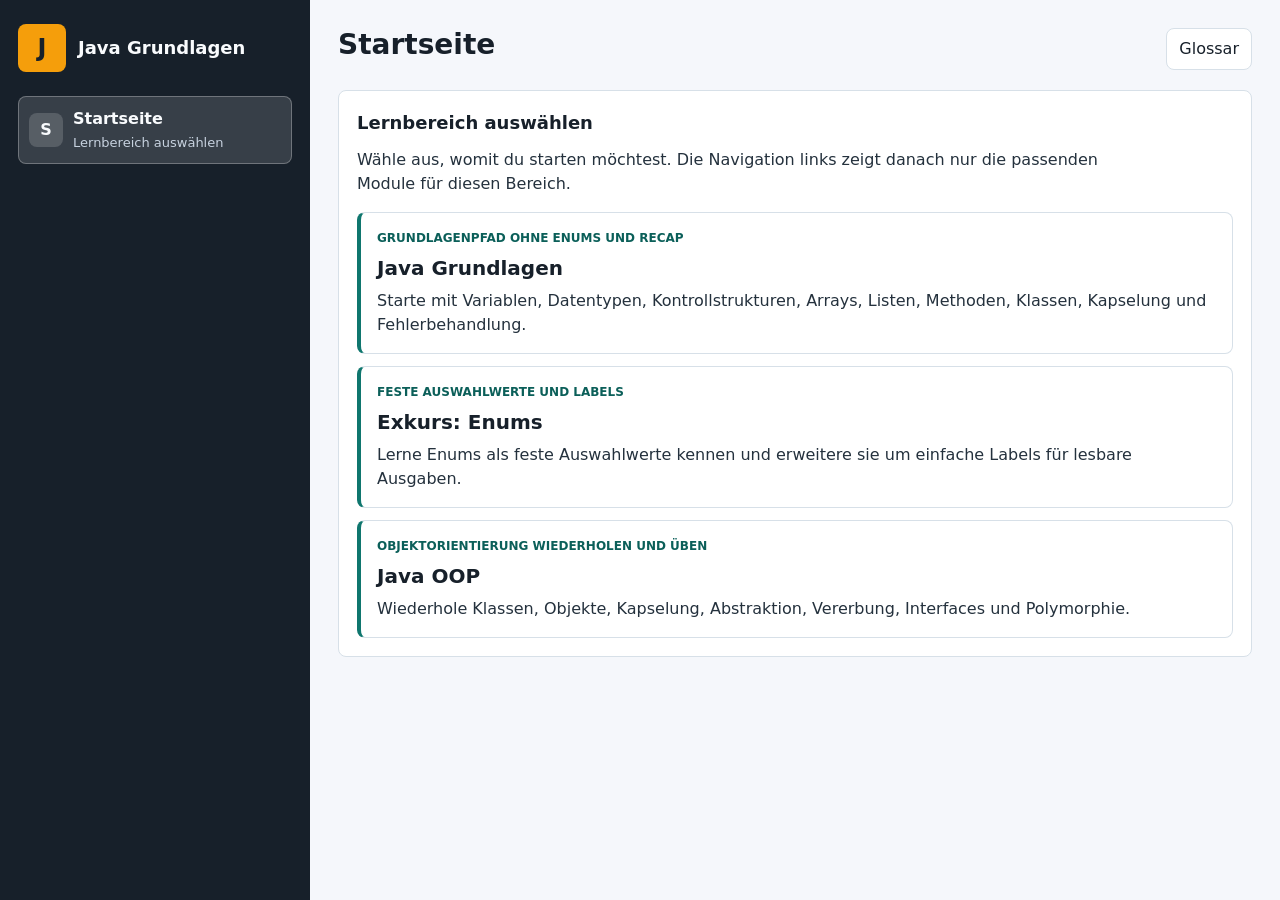
<file: index.html>
<!doctype html>
<html lang="de">
  <head>
    <meta charset="utf-8">
    <meta name="viewport" content="width=device-width, initial-scale=1">
    <title>Java Grundlagen</title>
    <link rel="icon" href="data:image/svg+xml,%3Csvg xmlns='http://www.w3.org/2000/svg' viewBox='0 0 32 32'%3E%3Crect width='32' height='32' rx='6' fill='%230f766e'/%3E%3Ctext x='16' y='22' font-family='Arial' font-size='18' font-weight='700' text-anchor='middle' fill='white'%3EJ%3C/text%3E%3C/svg%3E">
    <link rel="stylesheet" href="styles.css">
  </head>
  <body>
    <div class="app-shell">
      <aside class="sidebar" aria-label="Lernmodule">
        <div class="brand-block">
          <div class="brand-mark" aria-hidden="true">J</div>
          <div>
            <h1>Java Grundlagen</h1>
          </div>
        </div>

        <nav id="moduleNav" class="module-nav"></nav>
      </aside>

      <main class="content">
        <header class="topbar">
          <h2 id="moduleTitle">Modul</h2>
          <div class="topbar-actions">
            <button id="glossaryButton" class="secondary-button" type="button">Glossar</button>
          </div>
        </header>

        <section class="module-layout">
          <article class="lesson-column">
            <section id="conceptSection" class="section-block">
              <h3 id="conceptHeading">Konzept</h3>
              <div id="conceptContent"></div>
            </section>

            <section id="examplesSection" class="section-block">
              <h3>Beispiele</h3>
              <div id="examplesContent"></div>
            </section>
          </article>

          <aside class="activity-column">
            <section id="quizSection" class="activity-card">
              <div class="activity-heading">
                <h3>Wissensquiz</h3>
              </div>
              <div id="quizContent"></div>
            </section>

            <section id="moduleTasksSection" class="activity-card" hidden>
              <div class="activity-heading">
                <h3>Implementierungsaufgaben</h3>
              </div>
              <div id="moduleTasksContent"></div>
            </section>

            <section id="codeSection" class="activity-card">
              <div class="activity-heading">
                <h3 id="codeSectionHeading">Code-Vervollständigung</h3>
              </div>
              <div id="codeContent"></div>
            </section>
          </aside>
        </section>
      </main>
    </div>

    <script src="app.js"></script>
  </body>
</html>
</file>
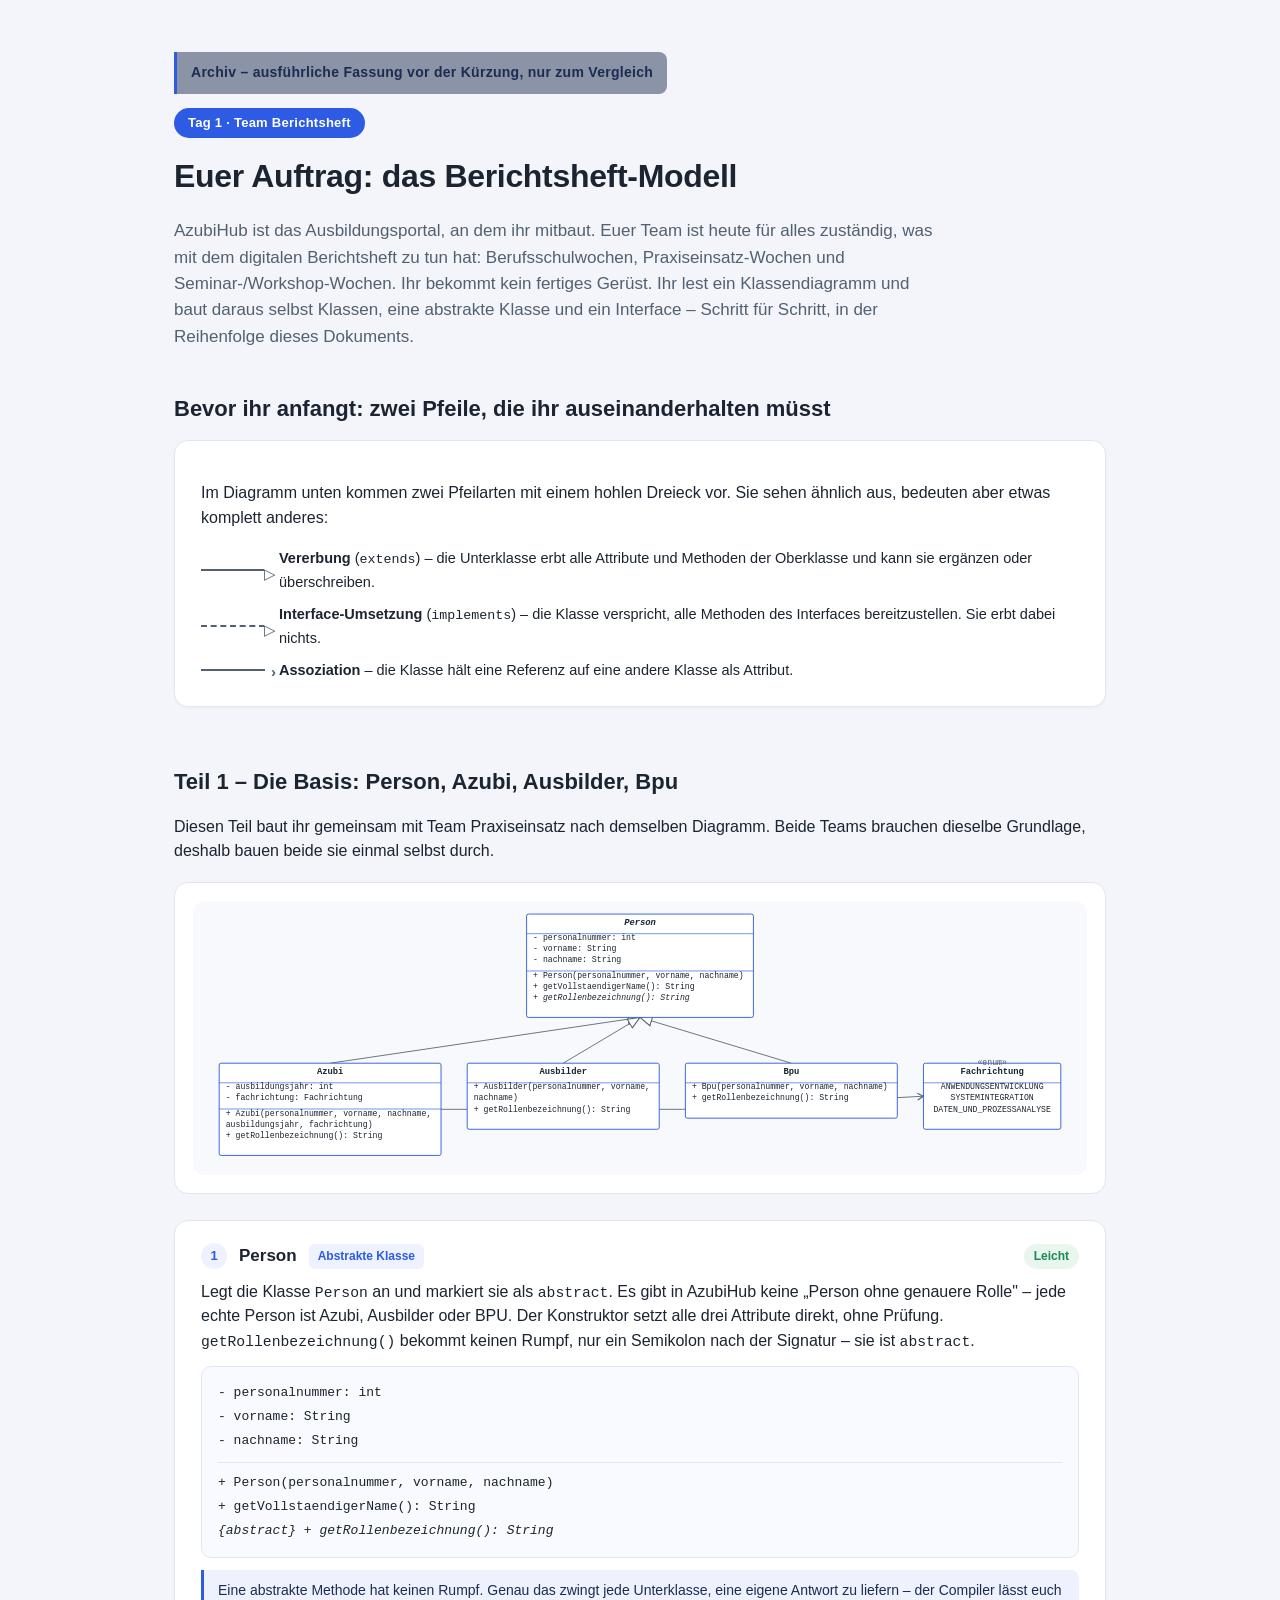
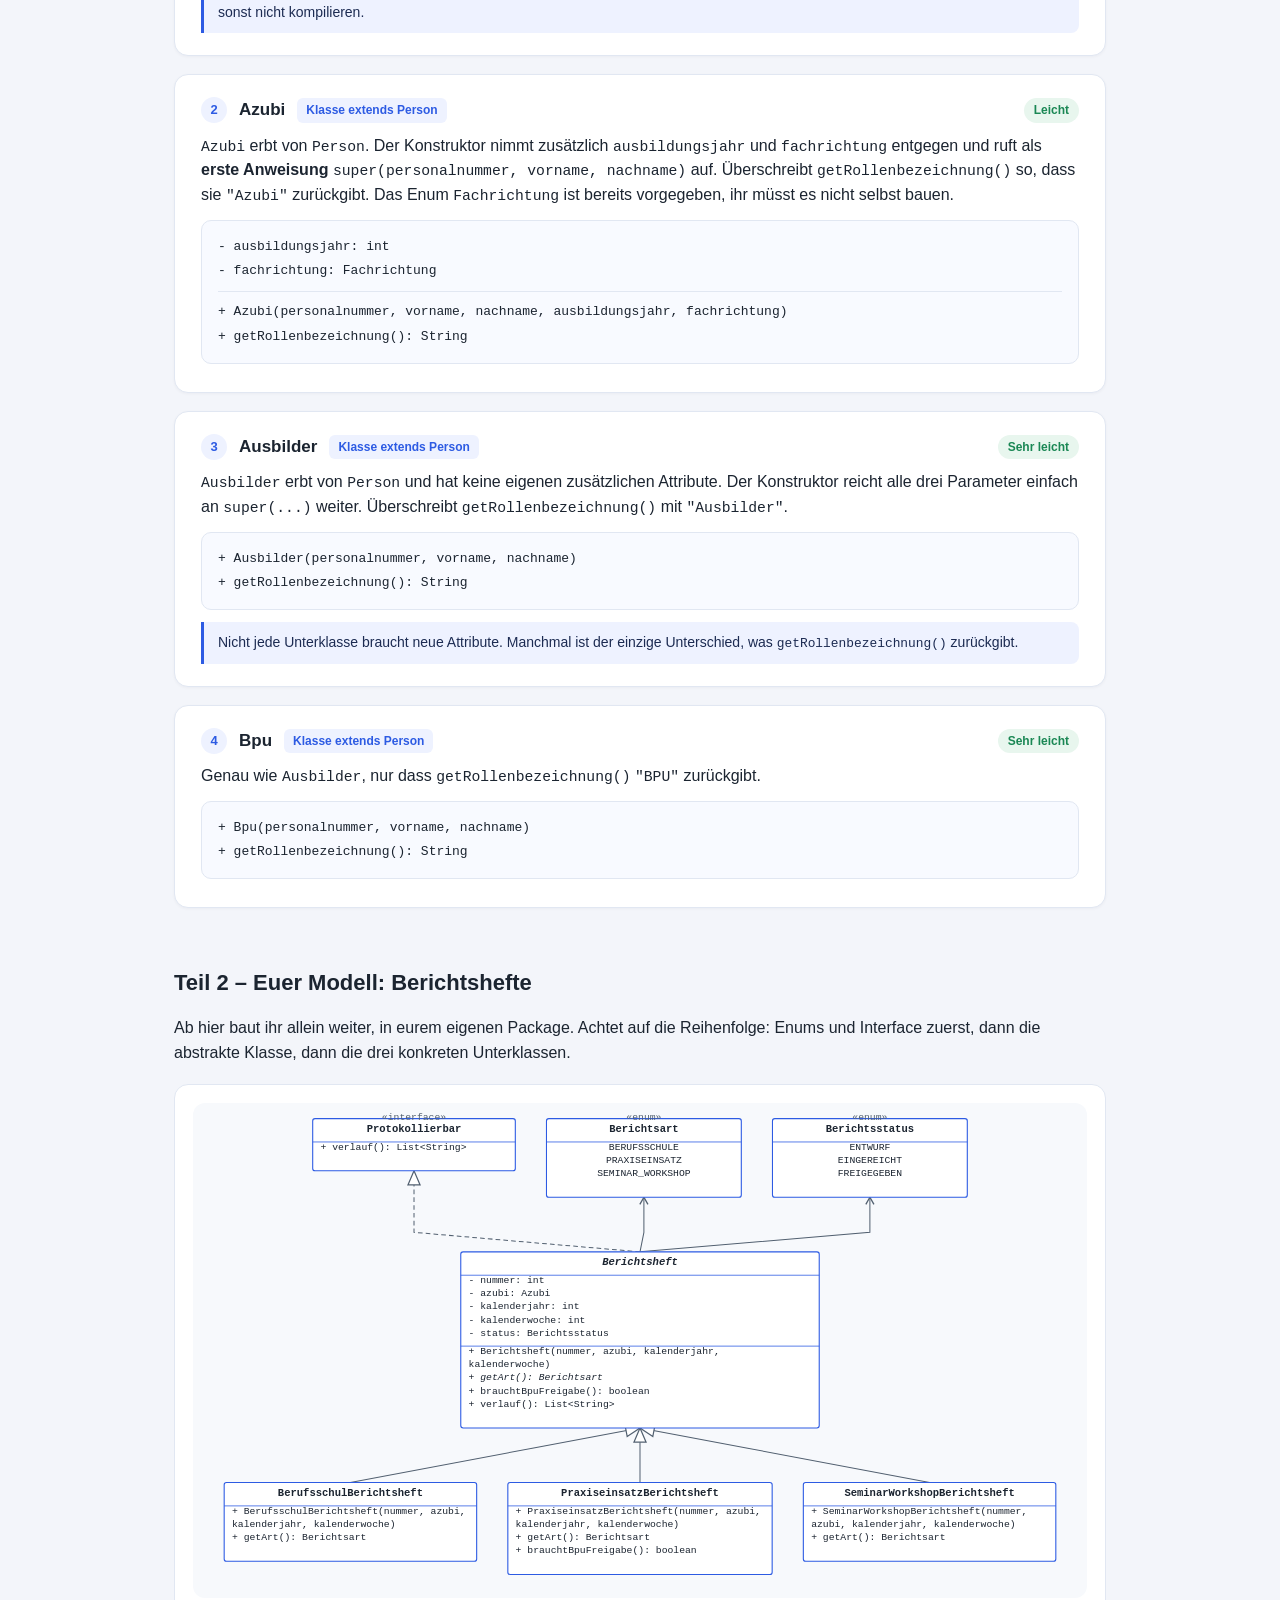
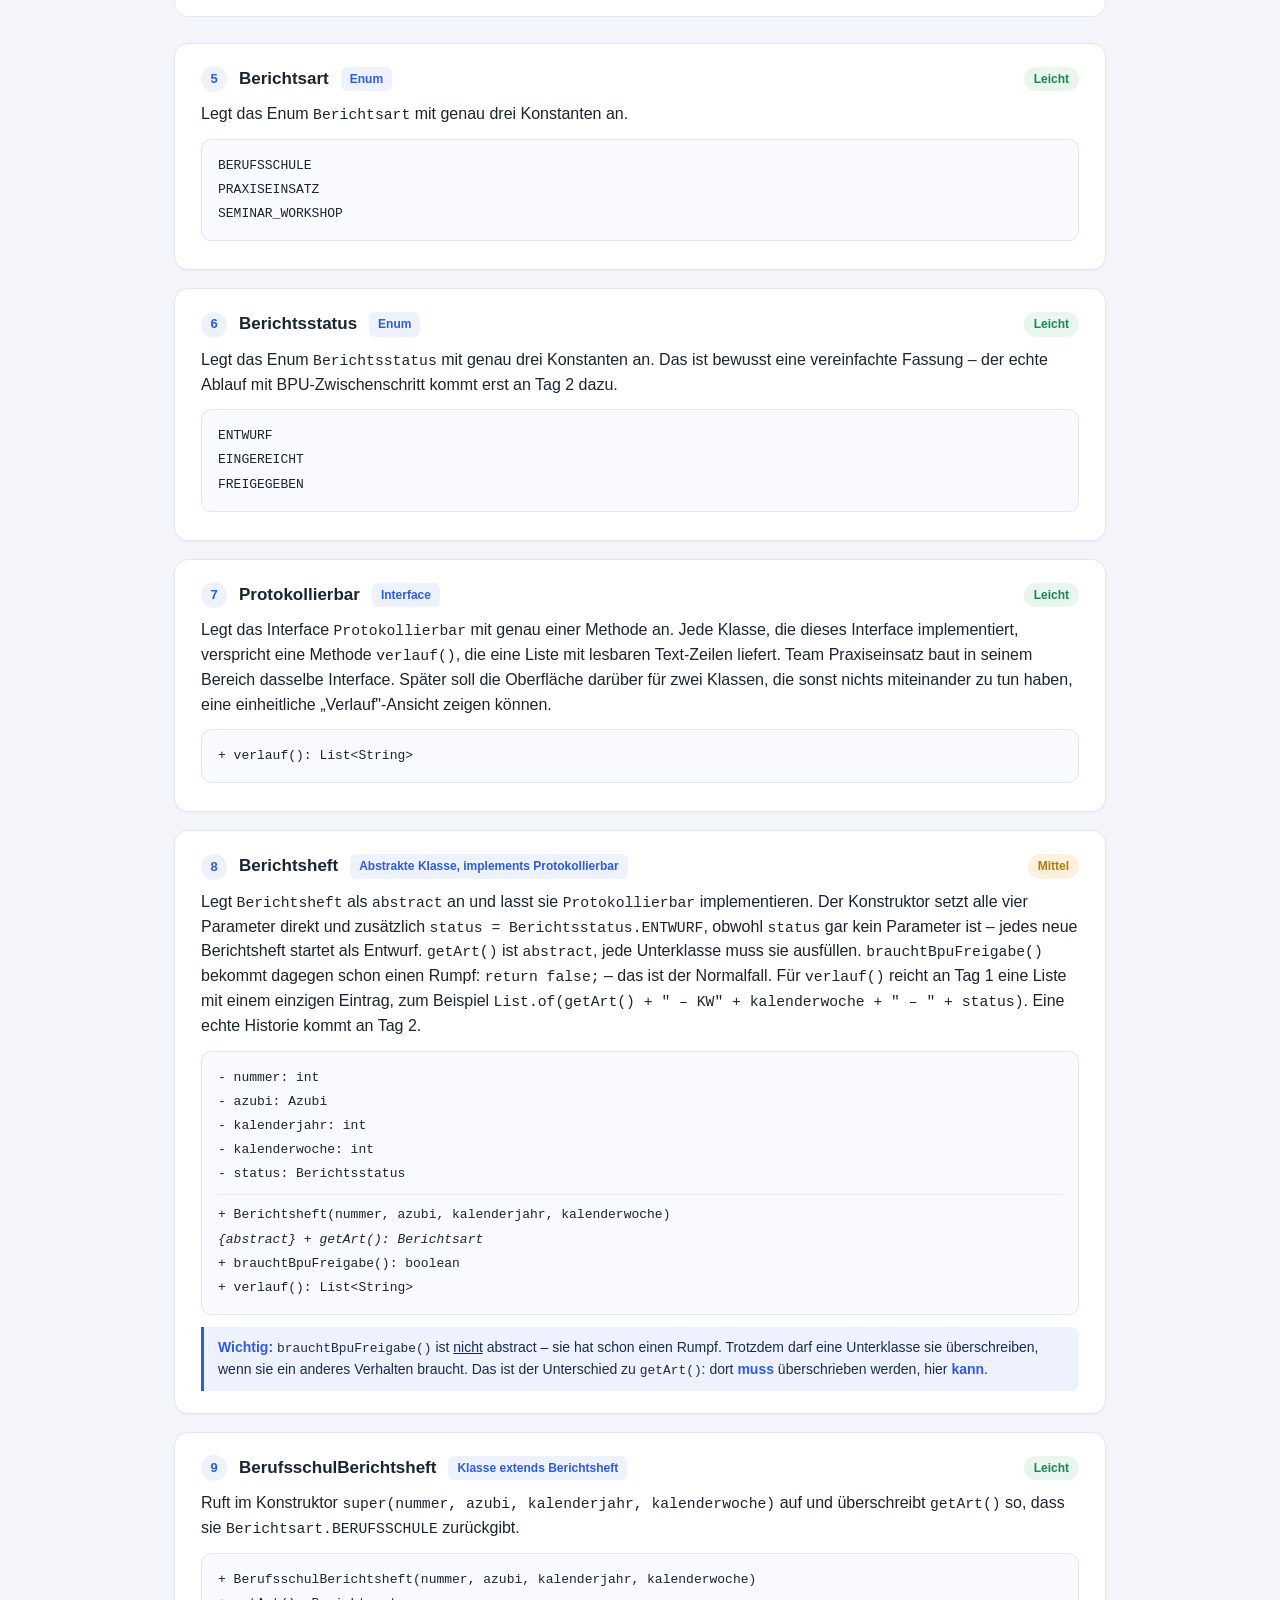
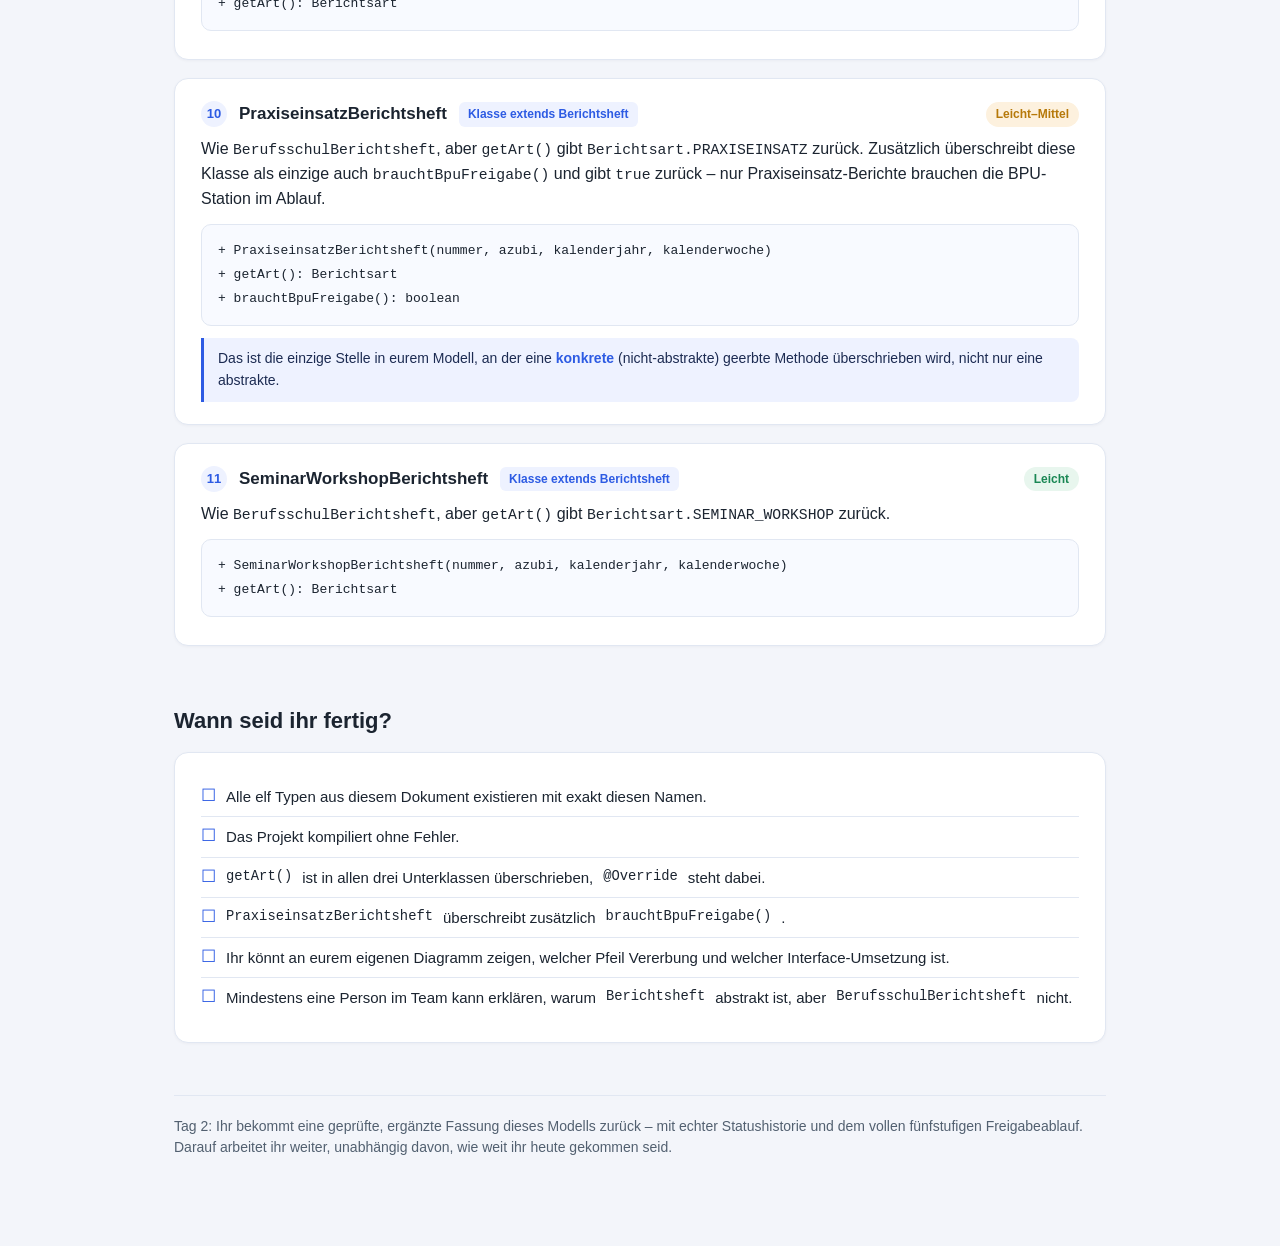
<file: tag1-berichtsheft-ausfuehrlich.html>
<!DOCTYPE html>
<html lang="de">
<head>
<meta charset="UTF-8">
<title>Tag 1 · Team Berichtsheft (ausführliche Version)</title>
<meta name="viewport" content="width=device-width, initial-scale=1">
<style>
  :root{
    --accent:#2D5BE3; --accent-soft:#EEF2FF; --ink:#1B2430; --muted:#526070;
    --bg:#F3F5FA; --card:#FFFFFF; --line:#E1E7F2;
    --easy:#1a8754; --easy-bg:#e8f6ee;
    --mid:#b6790a; --mid-bg:#fdf1de;
  }
  *{box-sizing:border-box}
  body{margin:0;background:var(--bg);color:var(--ink);
    font-family:-apple-system,BlinkMacSystemFont,"Segoe UI",Roboto,Helvetica,Arial,sans-serif;
    line-height:1.55;}
  .page{max-width:980px;margin:0 auto;padding:40px 24px 90px}
  code, .mono{font-family:Menlo,Consolas,monospace;font-size:0.92em}
  header{margin-bottom:36px}
  .badge{display:inline-block;background:var(--accent);color:#fff;font-weight:600;
    font-size:13px;letter-spacing:.02em;padding:5px 14px;border-radius:999px;margin-bottom:14px}
  .badge.note{background:#8A94A6}
  h1{font-size:32px;margin:0 0 12px;letter-spacing:-0.01em}
  .lead{font-size:17px;color:var(--muted);max-width:760px}
  h2{font-size:22px;margin:0 0 14px;padding-top:6px}
  h3{font-size:17px;margin:0}
  section{margin-bottom:52px}
  .card{background:var(--card);border:1px solid var(--line);border-radius:14px;
    padding:24px 26px;box-shadow:0 1px 3px rgba(20,30,60,.04)}
  .diagram{background:var(--card);border:1px solid var(--line);border-radius:14px;
    padding:18px;margin:18px 0 26px;overflow-x:auto}
  .diagram svg{display:block;min-width:640px}

  .legend{display:flex;flex-direction:column;gap:10px;margin-top:14px}
  .legend-row{display:flex;align-items:center;gap:14px;font-size:14.5px;color:var(--ink)}
  .legend-line{position:relative;width:64px;height:0;border-top:2px solid var(--muted);flex:none}
  .legend-line.dashed{border-top-style:dashed}
  .legend-line::after{content:'▷';position:absolute;right:-11px;top:-9px;color:var(--muted);font-size:15px;background:var(--card)}
  .legend-line.arrow::after{content:'›';font-weight:700;top:-11px}

  .stepcard{background:var(--card);border:1px solid var(--line);border-radius:14px;
    padding:22px 26px;margin-bottom:18px;box-shadow:0 1px 3px rgba(20,30,60,.04)}
  .stepcard-head{display:flex;align-items:center;gap:12px;margin-bottom:10px;flex-wrap:wrap}
  .stepnum{display:inline-flex;align-items:center;justify-content:center;width:26px;height:26px;
    border-radius:50%;background:var(--accent-soft);color:var(--accent);font-weight:700;font-size:13px;flex:none}
  .kind{font-size:12px;font-weight:600;padding:3px 9px;border-radius:6px;background:var(--accent-soft);color:var(--accent)}
  .diff{margin-left:auto;font-size:12px;font-weight:700;padding:3px 10px;border-radius:999px}
  .diff.easy{background:var(--easy-bg);color:var(--easy)}
  .diff.mid{background:var(--mid-bg);color:var(--mid)}
  .stepcard p{margin:8px 0}
  .members{background:#F8FAFF;border:1px solid var(--line);border-radius:10px;padding:14px 16px;margin:12px 0 6px}
  .members .row{font-family:Menlo,Consolas,monospace;font-size:13px;color:var(--ink);padding:2px 0}
  .members .sep{border:none;border-top:1px solid var(--line);margin:8px 0}
  .members .abstract{font-style:italic}
  .note{background:var(--accent-soft);border-left:3px solid var(--accent);border-radius:0 8px 8px 0;
    padding:10px 14px;margin-top:12px;font-size:14px;color:#1c2b52}
  .note b{color:var(--accent)}

  .checklist{list-style:none;padding:0;margin:0}
  .checklist li{display:flex;gap:10px;padding:8px 0;border-bottom:1px solid var(--line);font-size:15px}
  .checklist li:last-child{border-bottom:none}
  .checklist li::before{content:'☐';color:var(--accent);font-size:17px;line-height:1.3}

  footer{color:var(--muted);font-size:14px;border-top:1px solid var(--line);padding-top:20px;margin-top:40px}
</style>
</head>
<body>
<div class="page">

  <span class="badge note">Archiv – ausführliche Fassung vor der Kürzung, nur zum Vergleich</span>

  <header>
    <span class="badge">Tag 1 · Team Berichtsheft</span>
    <h1>Euer Auftrag: das Berichtsheft-Modell</h1>
    <p class="lead">AzubiHub ist das Ausbildungsportal, an dem ihr mitbaut. Euer Team ist heute für alles zuständig,
      was mit dem digitalen Berichtsheft zu tun hat: Berufsschulwochen, Praxiseinsatz-Wochen und Seminar-/Workshop-Wochen.
      Ihr bekommt kein fertiges Gerüst. Ihr lest ein Klassendiagramm und baut daraus selbst Klassen, eine abstrakte
      Klasse und ein Interface – Schritt für Schritt, in der Reihenfolge dieses Dokuments.</p>
  </header>

  <section>
    <h2>Bevor ihr anfangt: zwei Pfeile, die ihr auseinanderhalten müsst</h2>
    <div class="card">
      <p>Im Diagramm unten kommen zwei Pfeilarten mit einem hohlen Dreieck vor. Sie sehen ähnlich aus, bedeuten aber
        etwas komplett anderes:</p>
      <div class="legend">
        <div class="legend-row"><span class="legend-line"></span>
          <span><b>Vererbung</b> (<code>extends</code>) – die Unterklasse erbt alle Attribute und Methoden der Oberklasse
          und kann sie ergänzen oder überschreiben.</span></div>
        <div class="legend-row"><span class="legend-line dashed"></span>
          <span><b>Interface-Umsetzung</b> (<code>implements</code>) – die Klasse verspricht, alle Methoden des
          Interfaces bereitzustellen. Sie erbt dabei nichts.</span></div>
        <div class="legend-row"><span class="legend-line arrow"></span>
          <span><b>Assoziation</b> – die Klasse hält eine Referenz auf eine andere Klasse als Attribut.</span></div>
      </div>
    </div>
  </section>

  <section>
    <h2>Teil 1 – Die Basis: Person, Azubi, Ausbilder, Bpu</h2>
    <p>Diesen Teil baut ihr gemeinsam mit Team Praxiseinsatz nach demselben Diagramm. Beide Teams brauchen dieselbe
      Grundlage, deshalb bauen beide sie einmal selbst durch.</p>
    <div class="diagram">
<svg viewBox='0 0 1366.8 419' xmlns='http://www.w3.org/2000/svg' style='width:100%;height:auto;background:#F7F9FC;border-radius:12px'>
<defs>
  <marker id='tri' markerWidth='16' markerHeight='14' refX='15' refY='7' orient='auto'>
    <path d='M1,1 L15,7 L1,13 Z' fill='white' stroke='#526070' stroke-width='1.2'/>
  </marker>
  <marker id='arrow' markerWidth='10' markerHeight='10' refX='8' refY='5' orient='auto'>
    <path d='M1,1 L8,5 L1,9' fill='none' stroke='#526070' stroke-width='1.3'/>
  </marker>
</defs>
<polyline points='209.6,248 683.4,178' fill='none' stroke='#526070' stroke-width='1.3'  marker-end='url(#tri)'/>
<polyline points='566.0,248 683.4,178' fill='none' stroke='#526070' stroke-width='1.3'  marker-end='url(#tri)'/>
<polyline points='914.8,248 683.4,178' fill='none' stroke='#526070' stroke-width='1.3'  marker-end='url(#tri)'/>
<polyline points='379.2,318.5 748.0,318.5 1116.8,298.5' fill='none' stroke='#526070' stroke-width='1.3'  marker-end='url(#arrow)'/>
<rect x='510.0' y='20' width='346.8' height='158' fill='#FFFFFF' stroke='#2D5BE3' stroke-width='1.4' rx='3'/>
<text x='683.4' y='37' text-anchor='middle' font-family='Menlo, Consolas, monospace' font-size='13.5' font-weight='700' font-style='italic' fill='#1B2430'>Person</text>
<line x1='510.0' y1='50' x2='856.8' y2='50' stroke='#2D5BE3' stroke-width='1'/>
<text x='520.0' y='60' font-family='Menlo, Consolas, monospace' font-size='12.5' fill='#1B2430'>- personalnummer: int</text>
<text x='520.0' y='77' font-family='Menlo, Consolas, monospace' font-size='12.5' fill='#1B2430'>- vorname: String</text>
<text x='520.0' y='94' font-family='Menlo, Consolas, monospace' font-size='12.5' fill='#1B2430'>- nachname: String</text>
<line x1='510.0' y1='107' x2='856.8' y2='107' stroke='#2D5BE3' stroke-width='1'/>
<text x='520.0' y='117' font-family='Menlo, Consolas, monospace' font-size='12.5'  fill='#1B2430'>+ Person(personalnummer, vorname, nachname)</text>
<text x='520.0' y='134' font-family='Menlo, Consolas, monospace' font-size='12.5'  fill='#1B2430'>+ getVollstaendigerName(): String</text>
<text x='520.0' y='151' font-family='Menlo, Consolas, monospace' font-size='12.5' font-style='italic' fill='#1B2430'>+ getRollenbezeichnung(): String</text>
<rect x='40' y='248' width='339.2' height='141' fill='#FFFFFF' stroke='#2D5BE3' stroke-width='1.4' rx='3'/>
<text x='209.6' y='265' text-anchor='middle' font-family='Menlo, Consolas, monospace' font-size='13.5' font-weight='700'  fill='#1B2430'>Azubi</text>
<line x1='40' y1='278' x2='379.2' y2='278' stroke='#2D5BE3' stroke-width='1'/>
<text x='50' y='288' font-family='Menlo, Consolas, monospace' font-size='12.5' fill='#1B2430'>- ausbildungsjahr: int</text>
<text x='50' y='305' font-family='Menlo, Consolas, monospace' font-size='12.5' fill='#1B2430'>- fachrichtung: Fachrichtung</text>
<line x1='40' y1='318' x2='379.2' y2='318' stroke='#2D5BE3' stroke-width='1'/>
<text x='50' y='328' font-family='Menlo, Consolas, monospace' font-size='12.5'  fill='#1B2430'>+ Azubi(personalnummer, vorname, nachname,</text>
<text x='50' y='345' font-family='Menlo, Consolas, monospace' font-size='12.5'  fill='#1B2430'>     ausbildungsjahr, fachrichtung)</text>
<text x='50' y='362' font-family='Menlo, Consolas, monospace' font-size='12.5'  fill='#1B2430'>+ getRollenbezeichnung(): String</text>
<rect x='419.2' y='248' width='293.59999999999997' height='101' fill='#FFFFFF' stroke='#2D5BE3' stroke-width='1.4' rx='3'/>
<text x='566.0' y='265' text-anchor='middle' font-family='Menlo, Consolas, monospace' font-size='13.5' font-weight='700'  fill='#1B2430'>Ausbilder</text>
<line x1='419.2' y1='278' x2='712.8' y2='278' stroke='#2D5BE3' stroke-width='1'/>
<text x='429.2' y='288' font-family='Menlo, Consolas, monospace' font-size='12.5'  fill='#1B2430'>+ Ausbilder(personalnummer, vorname,</text>
<text x='429.2' y='305' font-family='Menlo, Consolas, monospace' font-size='12.5'  fill='#1B2430'>     nachname)</text>
<text x='429.2' y='322' font-family='Menlo, Consolas, monospace' font-size='12.5'  fill='#1B2430'>+ getRollenbezeichnung(): String</text>
<rect x='752.8' y='248' width='324.0' height='84' fill='#FFFFFF' stroke='#2D5BE3' stroke-width='1.4' rx='3'/>
<text x='914.8' y='265' text-anchor='middle' font-family='Menlo, Consolas, monospace' font-size='13.5' font-weight='700'  fill='#1B2430'>Bpu</text>
<line x1='752.8' y1='278' x2='1076.8' y2='278' stroke='#2D5BE3' stroke-width='1'/>
<text x='762.8' y='288' font-family='Menlo, Consolas, monospace' font-size='12.5'  fill='#1B2430'>+ Bpu(personalnummer, vorname, nachname)</text>
<text x='762.8' y='305' font-family='Menlo, Consolas, monospace' font-size='12.5'  fill='#1B2430'>+ getRollenbezeichnung(): String</text>
<rect x='1116.8' y='248' width='210' height='101' fill='#FFFFFF' stroke='#2D5BE3' stroke-width='1.4' rx='3'/>
<text x='1221.8' y='250' text-anchor='middle' font-family='Menlo, Consolas, monospace' font-size='12.5' fill='#526070'>&#171;enum&#187;</text>
<text x='1221.8' y='265' text-anchor='middle' font-family='Menlo, Consolas, monospace' font-size='13.5' font-weight='700'  fill='#1B2430'>Fachrichtung</text>
<line x1='1116.8' y1='278' x2='1326.8' y2='278' stroke='#2D5BE3' stroke-width='1'/>
<text x='1221.8' y='288' text-anchor='middle' font-family='Menlo, Consolas, monospace' font-size='12.5' fill='#1B2430'>ANWENDUNGSENTWICKLUNG</text>
<text x='1221.8' y='305' text-anchor='middle' font-family='Menlo, Consolas, monospace' font-size='12.5' fill='#1B2430'>SYSTEMINTEGRATION</text>
<text x='1221.8' y='322' text-anchor='middle' font-family='Menlo, Consolas, monospace' font-size='12.5' fill='#1B2430'>DATEN_UND_PROZESSANALYSE</text>
</svg>
    </div>

    <div class="stepcard">
      <div class="stepcard-head"><span class="stepnum">1</span><h3>Person</h3><span class="kind">Abstrakte Klasse</span><span class="diff easy">Leicht</span></div>
      <p>Legt die Klasse <code>Person</code> an und markiert sie als <code>abstract</code>. Es gibt in AzubiHub keine
        „Person ohne genauere Rolle" – jede echte Person ist Azubi, Ausbilder oder BPU. Der Konstruktor setzt alle
        drei Attribute direkt, ohne Prüfung. <code>getRollenbezeichnung()</code> bekommt keinen Rumpf, nur ein
        Semikolon nach der Signatur – sie ist <code>abstract</code>.</p>
      <div class="members">
        <div class="row">- personalnummer: int</div>
        <div class="row">- vorname: String</div>
        <div class="row">- nachname: String</div>
        <hr class="sep">
        <div class="row">+ Person(personalnummer, vorname, nachname)</div>
        <div class="row">+ getVollstaendigerName(): String</div>
        <div class="row abstract">{abstract} + getRollenbezeichnung(): String</div>
      </div>
      <div class="note">Eine abstrakte Methode hat keinen Rumpf. Genau das zwingt jede Unterklasse, eine eigene
        Antwort zu liefern – der Compiler lässt euch sonst nicht kompilieren.</div>
    </div>

    <div class="stepcard">
      <div class="stepcard-head"><span class="stepnum">2</span><h3>Azubi</h3><span class="kind">Klasse extends Person</span><span class="diff easy">Leicht</span></div>
      <p><code>Azubi</code> erbt von <code>Person</code>. Der Konstruktor nimmt zusätzlich <code>ausbildungsjahr</code>
        und <code>fachrichtung</code> entgegen und ruft als <b>erste Anweisung</b> <code>super(personalnummer, vorname,
        nachname)</code> auf. Überschreibt <code>getRollenbezeichnung()</code> so, dass sie <code>"Azubi"</code>
        zurückgibt. Das Enum <code>Fachrichtung</code> ist bereits vorgegeben, ihr müsst es nicht selbst bauen.</p>
      <div class="members">
        <div class="row">- ausbildungsjahr: int</div>
        <div class="row">- fachrichtung: Fachrichtung</div>
        <hr class="sep">
        <div class="row">+ Azubi(personalnummer, vorname, nachname, ausbildungsjahr, fachrichtung)</div>
        <div class="row">+ getRollenbezeichnung(): String</div>
      </div>
    </div>

    <div class="stepcard">
      <div class="stepcard-head"><span class="stepnum">3</span><h3>Ausbilder</h3><span class="kind">Klasse extends Person</span><span class="diff easy">Sehr leicht</span></div>
      <p><code>Ausbilder</code> erbt von <code>Person</code> und hat keine eigenen zusätzlichen Attribute. Der
        Konstruktor reicht alle drei Parameter einfach an <code>super(...)</code> weiter. Überschreibt
        <code>getRollenbezeichnung()</code> mit <code>"Ausbilder"</code>.</p>
      <div class="members">
        <div class="row">+ Ausbilder(personalnummer, vorname, nachname)</div>
        <div class="row">+ getRollenbezeichnung(): String</div>
      </div>
      <div class="note">Nicht jede Unterklasse braucht neue Attribute. Manchmal ist der einzige Unterschied, was
        <code>getRollenbezeichnung()</code> zurückgibt.</div>
    </div>

    <div class="stepcard">
      <div class="stepcard-head"><span class="stepnum">4</span><h3>Bpu</h3><span class="kind">Klasse extends Person</span><span class="diff easy">Sehr leicht</span></div>
      <p>Genau wie <code>Ausbilder</code>, nur dass <code>getRollenbezeichnung()</code> <code>"BPU"</code>
        zurückgibt.</p>
      <div class="members">
        <div class="row">+ Bpu(personalnummer, vorname, nachname)</div>
        <div class="row">+ getRollenbezeichnung(): String</div>
      </div>
    </div>
  </section>

  <section>
    <h2>Teil 2 – Euer Modell: Berichtshefte</h2>
    <p>Ab hier baut ihr allein weiter, in eurem eigenen Package. Achtet auf die Reihenfolge: Enums und Interface
      zuerst, dann die abstrakte Klasse, dann die drei konkreten Unterklassen.</p>
    <div class="diagram">
<svg viewBox='0 0 1147.2 635' xmlns='http://www.w3.org/2000/svg' style='width:100%;height:auto;background:#F7F9FC;border-radius:12px'>
<defs>
  <marker id='tri2' markerWidth='16' markerHeight='14' refX='15' refY='7' orient='auto'>
    <path d='M1,1 L15,7 L1,13 Z' fill='white' stroke='#526070' stroke-width='1.2'/>
  </marker>
  <marker id='arrow2' markerWidth='10' markerHeight='10' refX='8' refY='5' orient='auto'>
    <path d='M1,1 L8,5 L1,9' fill='none' stroke='#526070' stroke-width='1.3'/>
  </marker>
</defs>
<polyline points='573.6,191 283.6,166 283.6,87' fill='none' stroke='#526070' stroke-width='1.3' stroke-dasharray='6,4' marker-end='url(#tri2)'/>
<polyline points='573.6,191 578.6,166 578.6,121' fill='none' stroke='#526070' stroke-width='1.3'  marker-end='url(#arrow2)'/>
<polyline points='573.6,191 868.6,166 868.6,121' fill='none' stroke='#526070' stroke-width='1.3'  marker-end='url(#arrow2)'/>
<polyline points='202.0,487 573.6,417' fill='none' stroke='#526070' stroke-width='1.3'  marker-end='url(#tri2)'/>
<polyline points='573.6,487 573.6,417' fill='none' stroke='#526070' stroke-width='1.3'  marker-end='url(#tri2)'/>
<polyline points='945.2,487 573.6,417' fill='none' stroke='#526070' stroke-width='1.3'  marker-end='url(#tri2)'/>
<rect x='153.60000000000002' y='20' width='260' height='67' fill='#FFFFFF' stroke='#2D5BE3' stroke-width='1.4' rx='3'/>
<text x='283.6' y='22' text-anchor='middle' font-family='Menlo, Consolas, monospace' font-size='12.5' fill='#526070'>&#171;interface&#187;</text>
<text x='283.6' y='37' text-anchor='middle' font-family='Menlo, Consolas, monospace' font-size='13.5' font-weight='700'  fill='#1B2430'>Protokollierbar</text>
<line x1='153.60000000000002' y1='50' x2='413.6' y2='50' stroke='#2D5BE3' stroke-width='1'/>
<text x='163.60000000000002' y='60' font-family='Menlo, Consolas, monospace' font-size='12.5'  fill='#1B2430'>+ verlauf(): List&lt;String&gt;</text>
<rect x='453.6' y='20' width='250' height='101' fill='#FFFFFF' stroke='#2D5BE3' stroke-width='1.4' rx='3'/>
<text x='578.6' y='22' text-anchor='middle' font-family='Menlo, Consolas, monospace' font-size='12.5' fill='#526070'>&#171;enum&#187;</text>
<text x='578.6' y='37' text-anchor='middle' font-family='Menlo, Consolas, monospace' font-size='13.5' font-weight='700'  fill='#1B2430'>Berichtsart</text>
<line x1='453.6' y1='50' x2='703.6' y2='50' stroke='#2D5BE3' stroke-width='1'/>
<text x='578.6' y='60' text-anchor='middle' font-family='Menlo, Consolas, monospace' font-size='12.5' fill='#1B2430'>BERUFSSCHULE</text>
<text x='578.6' y='77' text-anchor='middle' font-family='Menlo, Consolas, monospace' font-size='12.5' fill='#1B2430'>PRAXISEINSATZ</text>
<text x='578.6' y='94' text-anchor='middle' font-family='Menlo, Consolas, monospace' font-size='12.5' fill='#1B2430'>SEMINAR_WORKSHOP</text>
<rect x='743.6' y='20' width='250' height='101' fill='#FFFFFF' stroke='#2D5BE3' stroke-width='1.4' rx='3'/>
<text x='868.6' y='22' text-anchor='middle' font-family='Menlo, Consolas, monospace' font-size='12.5' fill='#526070'>&#171;enum&#187;</text>
<text x='868.6' y='37' text-anchor='middle' font-family='Menlo, Consolas, monospace' font-size='13.5' font-weight='700'  fill='#1B2430'>Berichtsstatus</text>
<line x1='743.6' y1='50' x2='993.6' y2='50' stroke='#2D5BE3' stroke-width='1'/>
<text x='868.6' y='60' text-anchor='middle' font-family='Menlo, Consolas, monospace' font-size='12.5' fill='#1B2430'>ENTWURF</text>
<text x='868.6' y='77' text-anchor='middle' font-family='Menlo, Consolas, monospace' font-size='12.5' fill='#1B2430'>EINGEREICHT</text>
<text x='868.6' y='94' text-anchor='middle' font-family='Menlo, Consolas, monospace' font-size='12.5' fill='#1B2430'>FREIGEGEBEN</text>
<rect x='343.6' y='191' width='460' height='226' fill='#FFFFFF' stroke='#2D5BE3' stroke-width='1.4' rx='3'/>
<text x='573.6' y='208' text-anchor='middle' font-family='Menlo, Consolas, monospace' font-size='13.5' font-weight='700' font-style='italic' fill='#1B2430'>Berichtsheft</text>
<line x1='343.6' y1='221' x2='803.6' y2='221' stroke='#2D5BE3' stroke-width='1'/>
<text x='353.6' y='231' font-family='Menlo, Consolas, monospace' font-size='12.5' fill='#1B2430'>- nummer: int</text>
<text x='353.6' y='248' font-family='Menlo, Consolas, monospace' font-size='12.5' fill='#1B2430'>- azubi: Azubi</text>
<text x='353.6' y='265' font-family='Menlo, Consolas, monospace' font-size='12.5' fill='#1B2430'>- kalenderjahr: int</text>
<text x='353.6' y='282' font-family='Menlo, Consolas, monospace' font-size='12.5' fill='#1B2430'>- kalenderwoche: int</text>
<text x='353.6' y='299' font-family='Menlo, Consolas, monospace' font-size='12.5' fill='#1B2430'>- status: Berichtsstatus</text>
<line x1='343.6' y1='312' x2='803.6' y2='312' stroke='#2D5BE3' stroke-width='1'/>
<text x='353.6' y='322' font-family='Menlo, Consolas, monospace' font-size='12.5'  fill='#1B2430'>+ Berichtsheft(nummer, azubi, kalenderjahr,</text>
<text x='353.6' y='339' font-family='Menlo, Consolas, monospace' font-size='12.5'  fill='#1B2430'>     kalenderwoche)</text>
<text x='353.6' y='356' font-family='Menlo, Consolas, monospace' font-size='12.5' font-style='italic' fill='#1B2430'>+ getArt(): Berichtsart</text>
<text x='353.6' y='373' font-family='Menlo, Consolas, monospace' font-size='12.5'  fill='#1B2430'>+ brauchtBpuFreigabe(): boolean</text>
<text x='353.6' y='390' font-family='Menlo, Consolas, monospace' font-size='12.5'  fill='#1B2430'>+ verlauf(): List&lt;String&gt;</text>
<rect x='40.0' y='487' width='324.0' height='101' fill='#FFFFFF' stroke='#2D5BE3' stroke-width='1.4' rx='3'/>
<text x='202.0' y='504' text-anchor='middle' font-family='Menlo, Consolas, monospace' font-size='13.5' font-weight='700'  fill='#1B2430'>BerufsschulBerichtsheft</text>
<line x1='40.0' y1='517' x2='364.0' y2='517' stroke='#2D5BE3' stroke-width='1'/>
<text x='50.0' y='527' font-family='Menlo, Consolas, monospace' font-size='12.5'  fill='#1B2430'>+ BerufsschulBerichtsheft(nummer, azubi,</text>
<text x='50.0' y='544' font-family='Menlo, Consolas, monospace' font-size='12.5'  fill='#1B2430'>     kalenderjahr, kalenderwoche)</text>
<text x='50.0' y='561' font-family='Menlo, Consolas, monospace' font-size='12.5'  fill='#1B2430'>+ getArt(): Berichtsart</text>
<rect x='404.0' y='487' width='339.2' height='118' fill='#FFFFFF' stroke='#2D5BE3' stroke-width='1.4' rx='3'/>
<text x='573.6' y='504' text-anchor='middle' font-family='Menlo, Consolas, monospace' font-size='13.5' font-weight='700'  fill='#1B2430'>PraxiseinsatzBerichtsheft</text>
<line x1='404.0' y1='517' x2='743.2' y2='517' stroke='#2D5BE3' stroke-width='1'/>
<text x='414.0' y='527' font-family='Menlo, Consolas, monospace' font-size='12.5'  fill='#1B2430'>+ PraxiseinsatzBerichtsheft(nummer, azubi,</text>
<text x='414.0' y='544' font-family='Menlo, Consolas, monospace' font-size='12.5'  fill='#1B2430'>     kalenderjahr, kalenderwoche)</text>
<text x='414.0' y='561' font-family='Menlo, Consolas, monospace' font-size='12.5'  fill='#1B2430'>+ getArt(): Berichtsart</text>
<text x='414.0' y='578' font-family='Menlo, Consolas, monospace' font-size='12.5'  fill='#1B2430'>+ brauchtBpuFreigabe(): boolean</text>
<rect x='783.2' y='487' width='324.0' height='101' fill='#FFFFFF' stroke='#2D5BE3' stroke-width='1.4' rx='3'/>
<text x='945.2' y='504' text-anchor='middle' font-family='Menlo, Consolas, monospace' font-size='13.5' font-weight='700'  fill='#1B2430'>SeminarWorkshopBerichtsheft</text>
<line x1='783.2' y1='517' x2='1107.2' y2='517' stroke='#2D5BE3' stroke-width='1'/>
<text x='793.2' y='527' font-family='Menlo, Consolas, monospace' font-size='12.5'  fill='#1B2430'>+ SeminarWorkshopBerichtsheft(nummer,</text>
<text x='793.2' y='544' font-family='Menlo, Consolas, monospace' font-size='12.5'  fill='#1B2430'>     azubi, kalenderjahr, kalenderwoche)</text>
<text x='793.2' y='561' font-family='Menlo, Consolas, monospace' font-size='12.5'  fill='#1B2430'>+ getArt(): Berichtsart</text>
</svg>
    </div>

    <div class="stepcard">
      <div class="stepcard-head"><span class="stepnum">5</span><h3>Berichtsart</h3><span class="kind">Enum</span><span class="diff easy">Leicht</span></div>
      <p>Legt das Enum <code>Berichtsart</code> mit genau drei Konstanten an.</p>
      <div class="members">
        <div class="row">BERUFSSCHULE</div>
        <div class="row">PRAXISEINSATZ</div>
        <div class="row">SEMINAR_WORKSHOP</div>
      </div>
    </div>

    <div class="stepcard">
      <div class="stepcard-head"><span class="stepnum">6</span><h3>Berichtsstatus</h3><span class="kind">Enum</span><span class="diff easy">Leicht</span></div>
      <p>Legt das Enum <code>Berichtsstatus</code> mit genau drei Konstanten an. Das ist bewusst eine vereinfachte
        Fassung – der echte Ablauf mit BPU-Zwischenschritt kommt erst an Tag 2 dazu.</p>
      <div class="members">
        <div class="row">ENTWURF</div>
        <div class="row">EINGEREICHT</div>
        <div class="row">FREIGEGEBEN</div>
      </div>
    </div>

    <div class="stepcard">
      <div class="stepcard-head"><span class="stepnum">7</span><h3>Protokollierbar</h3><span class="kind">Interface</span><span class="diff easy">Leicht</span></div>
      <p>Legt das Interface <code>Protokollierbar</code> mit genau einer Methode an. Jede Klasse, die dieses Interface
        implementiert, verspricht eine Methode <code>verlauf()</code>, die eine Liste mit lesbaren Text-Zeilen liefert.
        Team Praxiseinsatz baut in seinem Bereich dasselbe Interface. Später soll die Oberfläche darüber für zwei
        Klassen, die sonst nichts miteinander zu tun haben, eine einheitliche „Verlauf"-Ansicht zeigen können.</p>
      <div class="members">
        <div class="row">+ verlauf(): List&lt;String&gt;</div>
      </div>
    </div>

    <div class="stepcard">
      <div class="stepcard-head"><span class="stepnum">8</span><h3>Berichtsheft</h3><span class="kind">Abstrakte Klasse, implements Protokollierbar</span><span class="diff mid">Mittel</span></div>
      <p>Legt <code>Berichtsheft</code> als <code>abstract</code> an und lasst sie <code>Protokollierbar</code>
        implementieren. Der Konstruktor setzt alle vier Parameter direkt und zusätzlich
        <code>status = Berichtsstatus.ENTWURF</code>, obwohl <code>status</code> gar kein Parameter ist – jedes neue
        Berichtsheft startet als Entwurf. <code>getArt()</code> ist <code>abstract</code>, jede Unterklasse muss sie
        ausfüllen. <code>brauchtBpuFreigabe()</code> bekommt dagegen schon einen Rumpf: <code>return false;</code> –
        das ist der Normalfall. Für <code>verlauf()</code> reicht an Tag 1 eine Liste mit einem einzigen Eintrag,
        zum Beispiel <code>List.of(getArt() + " – KW" + kalenderwoche + " – " + status)</code>. Eine echte Historie
        kommt an Tag 2.</p>
      <div class="members">
        <div class="row">- nummer: int</div>
        <div class="row">- azubi: Azubi</div>
        <div class="row">- kalenderjahr: int</div>
        <div class="row">- kalenderwoche: int</div>
        <div class="row">- status: Berichtsstatus</div>
        <hr class="sep">
        <div class="row">+ Berichtsheft(nummer, azubi, kalenderjahr, kalenderwoche)</div>
        <div class="row abstract">{abstract} + getArt(): Berichtsart</div>
        <div class="row">+ brauchtBpuFreigabe(): boolean</div>
        <div class="row">+ verlauf(): List&lt;String&gt;</div>
      </div>
      <div class="note"><b>Wichtig:</b> <code>brauchtBpuFreigabe()</code> ist <u>nicht</u> abstract – sie hat schon
        einen Rumpf. Trotzdem darf eine Unterklasse sie überschreiben, wenn sie ein anderes Verhalten braucht. Das ist
        der Unterschied zu <code>getArt()</code>: dort <b>muss</b> überschrieben werden, hier <b>kann</b>.</div>
    </div>

    <div class="stepcard">
      <div class="stepcard-head"><span class="stepnum">9</span><h3>BerufsschulBerichtsheft</h3><span class="kind">Klasse extends Berichtsheft</span><span class="diff easy">Leicht</span></div>
      <p>Ruft im Konstruktor <code>super(nummer, azubi, kalenderjahr, kalenderwoche)</code> auf und überschreibt
        <code>getArt()</code> so, dass sie <code>Berichtsart.BERUFSSCHULE</code> zurückgibt.</p>
      <div class="members">
        <div class="row">+ BerufsschulBerichtsheft(nummer, azubi, kalenderjahr, kalenderwoche)</div>
        <div class="row">+ getArt(): Berichtsart</div>
      </div>
    </div>

    <div class="stepcard">
      <div class="stepcard-head"><span class="stepnum">10</span><h3>PraxiseinsatzBerichtsheft</h3><span class="kind">Klasse extends Berichtsheft</span><span class="diff mid">Leicht–Mittel</span></div>
      <p>Wie <code>BerufsschulBerichtsheft</code>, aber <code>getArt()</code> gibt <code>Berichtsart.PRAXISEINSATZ</code>
        zurück. Zusätzlich überschreibt diese Klasse als einzige auch <code>brauchtBpuFreigabe()</code> und gibt
        <code>true</code> zurück – nur Praxiseinsatz-Berichte brauchen die BPU-Station im Ablauf.</p>
      <div class="members">
        <div class="row">+ PraxiseinsatzBerichtsheft(nummer, azubi, kalenderjahr, kalenderwoche)</div>
        <div class="row">+ getArt(): Berichtsart</div>
        <div class="row">+ brauchtBpuFreigabe(): boolean</div>
      </div>
      <div class="note">Das ist die einzige Stelle in eurem Modell, an der eine <b>konkrete</b> (nicht-abstrakte)
        geerbte Methode überschrieben wird, nicht nur eine abstrakte.</div>
    </div>

    <div class="stepcard">
      <div class="stepcard-head"><span class="stepnum">11</span><h3>SeminarWorkshopBerichtsheft</h3><span class="kind">Klasse extends Berichtsheft</span><span class="diff easy">Leicht</span></div>
      <p>Wie <code>BerufsschulBerichtsheft</code>, aber <code>getArt()</code> gibt
        <code>Berichtsart.SEMINAR_WORKSHOP</code> zurück.</p>
      <div class="members">
        <div class="row">+ SeminarWorkshopBerichtsheft(nummer, azubi, kalenderjahr, kalenderwoche)</div>
        <div class="row">+ getArt(): Berichtsart</div>
      </div>
    </div>
  </section>

  <section>
    <h2>Wann seid ihr fertig?</h2>
    <div class="card">
      <ul class="checklist">
        <li>Alle elf Typen aus diesem Dokument existieren mit exakt diesen Namen.</li>
        <li>Das Projekt kompiliert ohne Fehler.</li>
        <li><code>getArt()</code> ist in allen drei Unterklassen überschrieben, <code>@Override</code> steht dabei.</li>
        <li><code>PraxiseinsatzBerichtsheft</code> überschreibt zusätzlich <code>brauchtBpuFreigabe()</code>.</li>
        <li>Ihr könnt an eurem eigenen Diagramm zeigen, welcher Pfeil Vererbung und welcher Interface-Umsetzung ist.</li>
        <li>Mindestens eine Person im Team kann erklären, warum <code>Berichtsheft</code> abstrakt ist, aber
          <code>BerufsschulBerichtsheft</code> nicht.</li>
      </ul>
    </div>
  </section>

  <footer>Tag 2: Ihr bekommt eine geprüfte, ergänzte Fassung dieses Modells zurück – mit echter Statushistorie und
    dem vollen fünfstufigen Freigabeablauf. Darauf arbeitet ihr weiter, unabhängig davon, wie weit ihr heute
    gekommen seid.</footer>

</div>
</body>
</html>
</file>
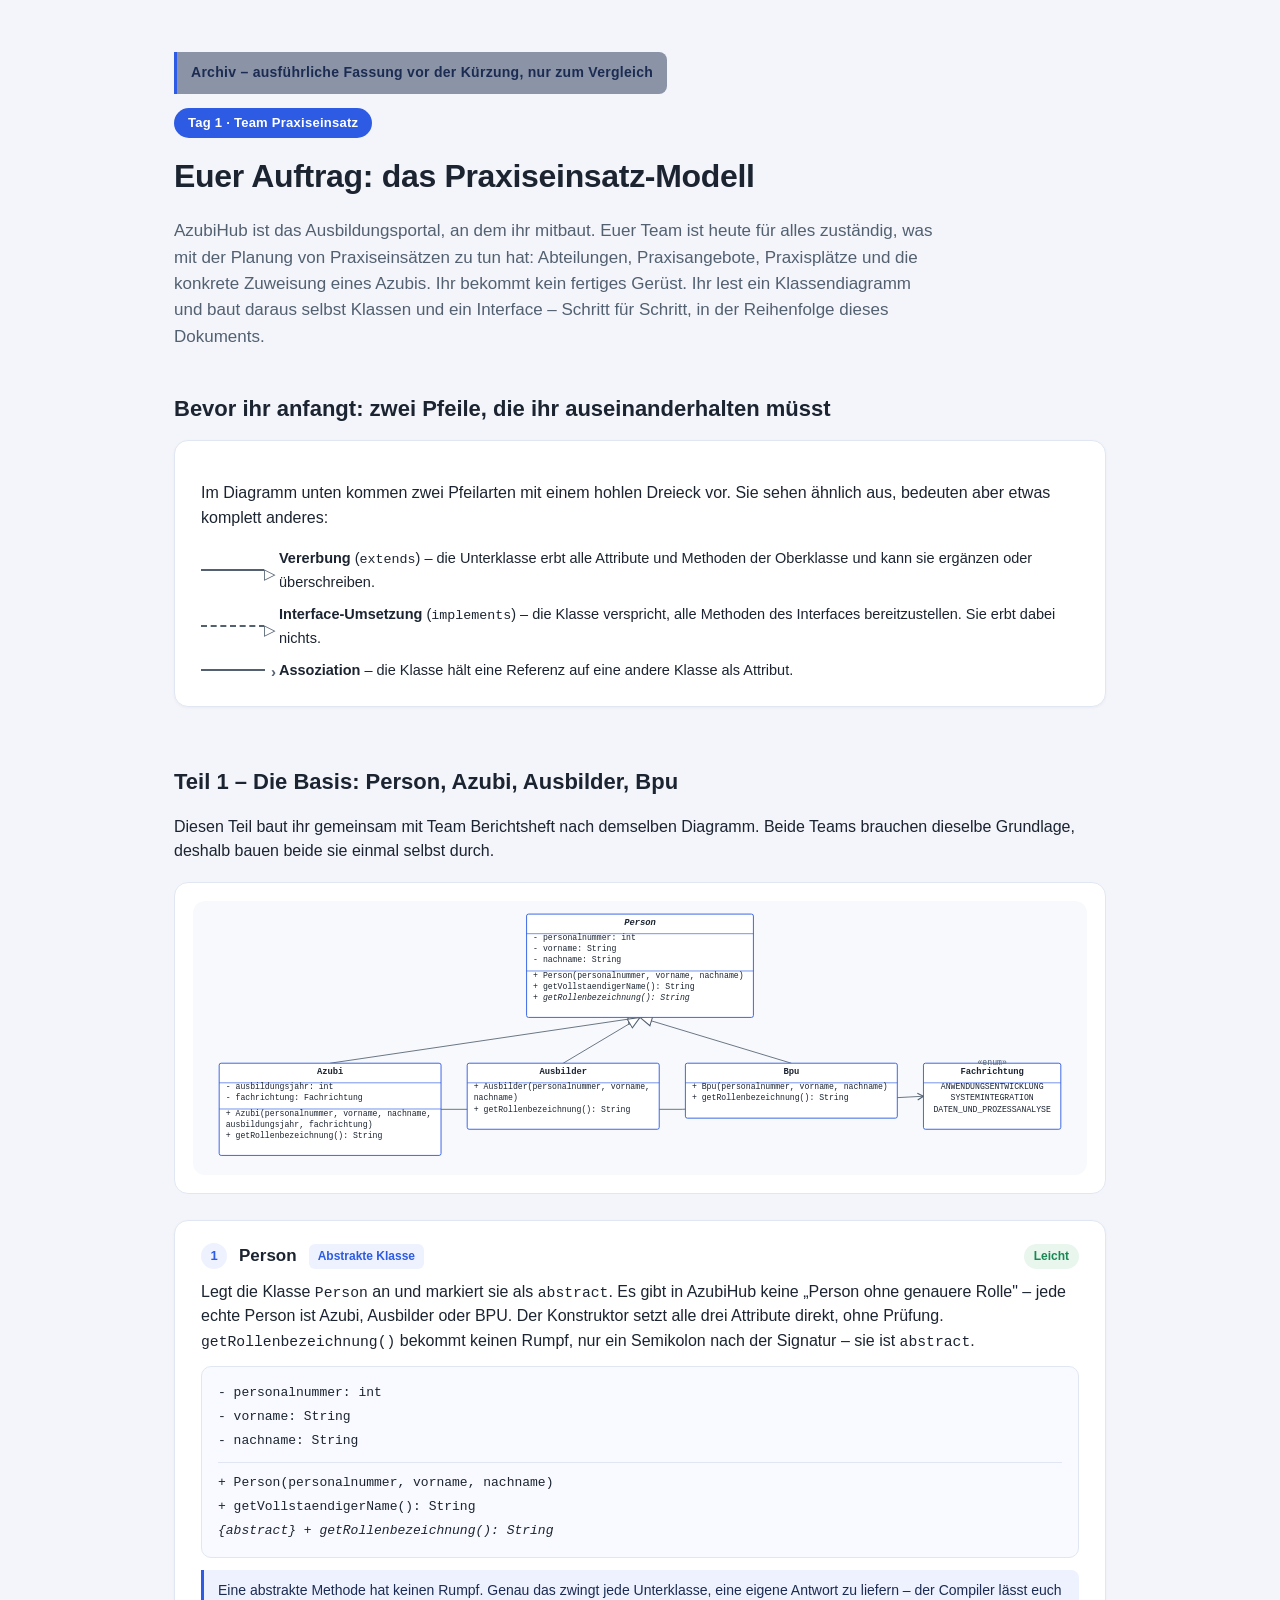
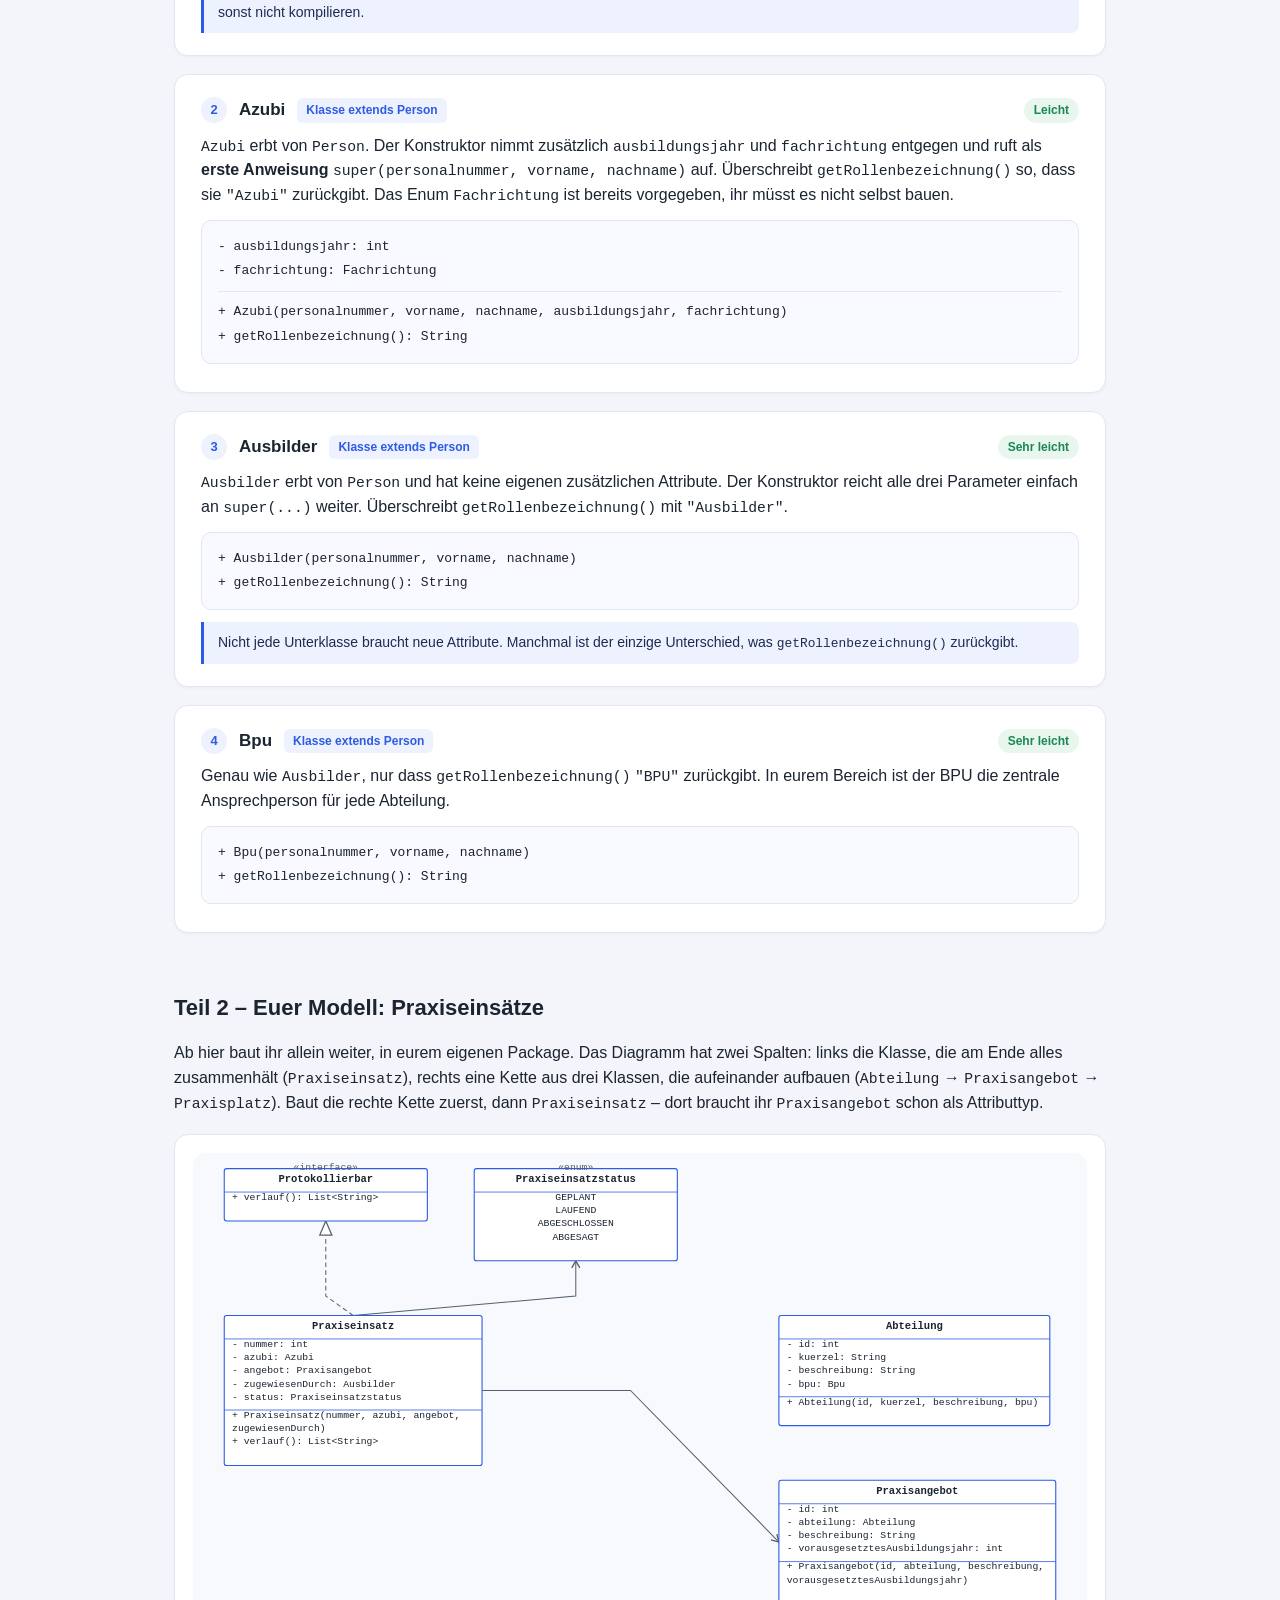
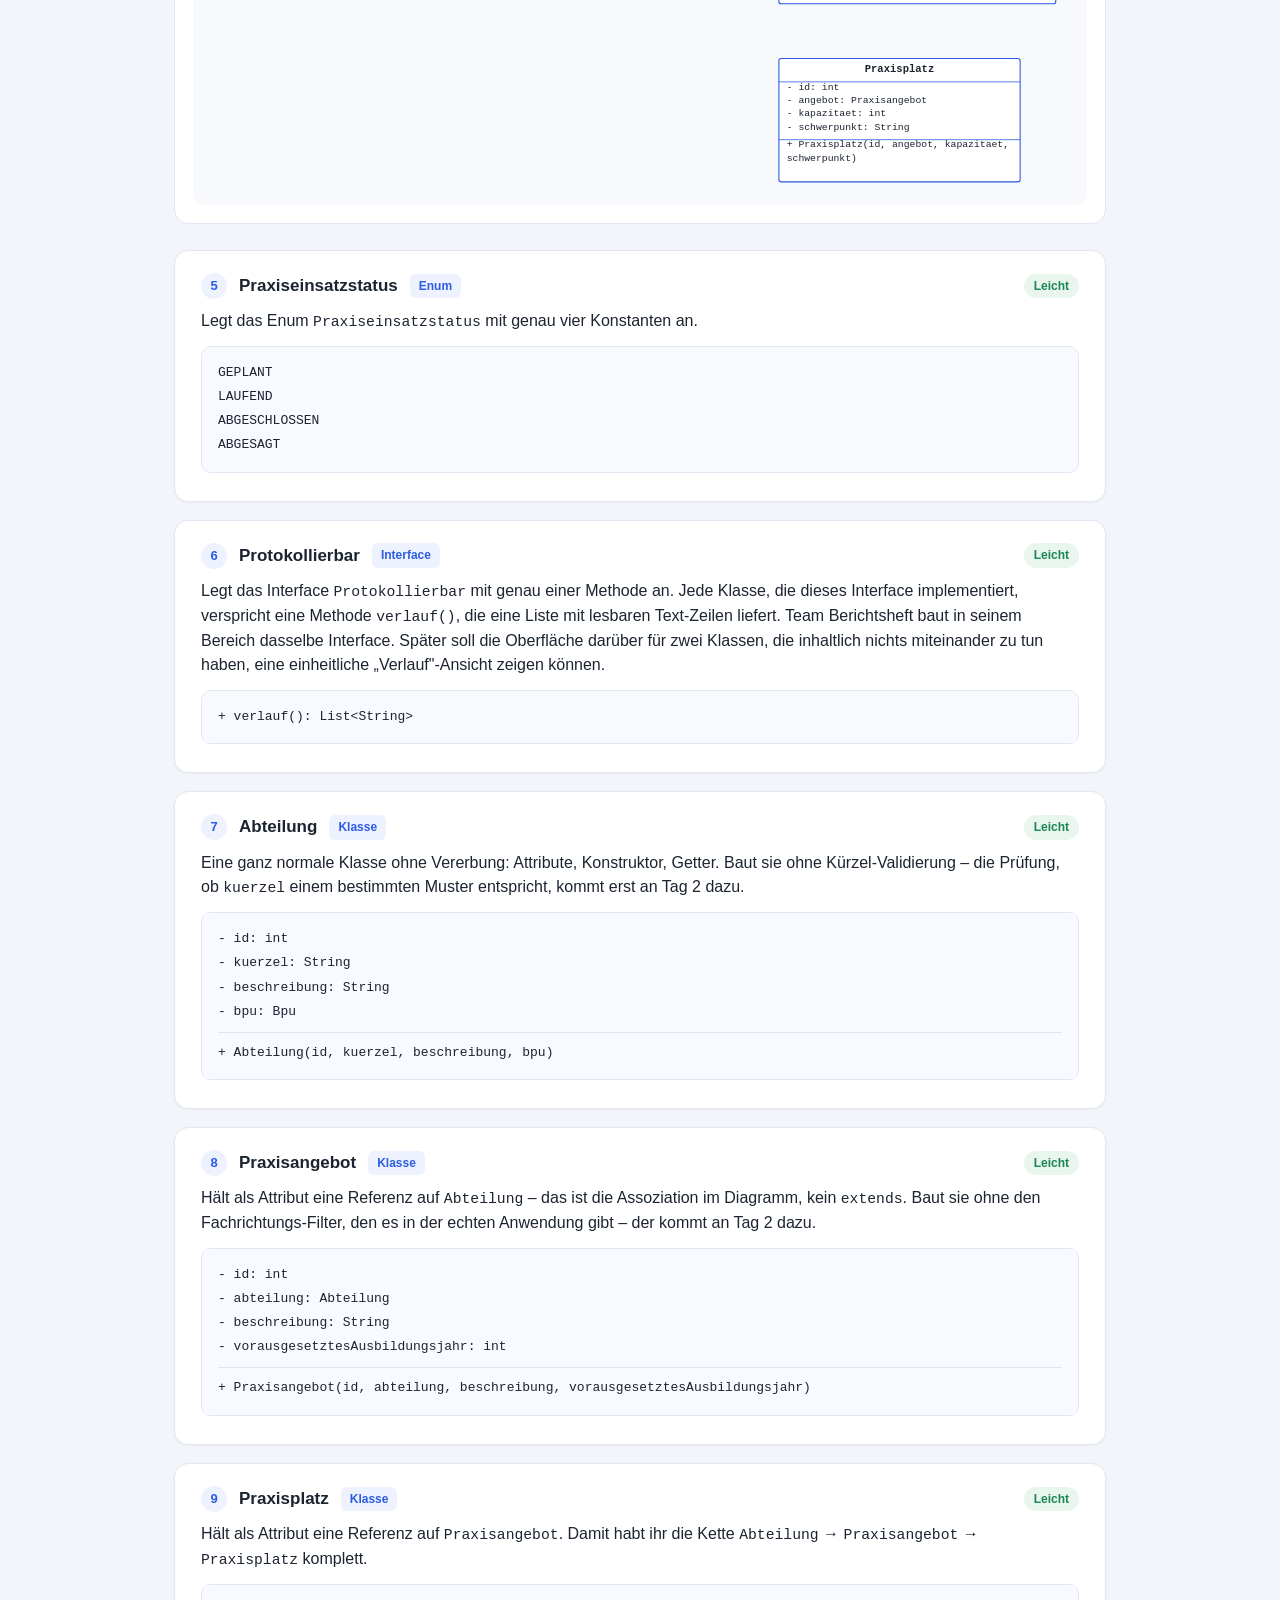
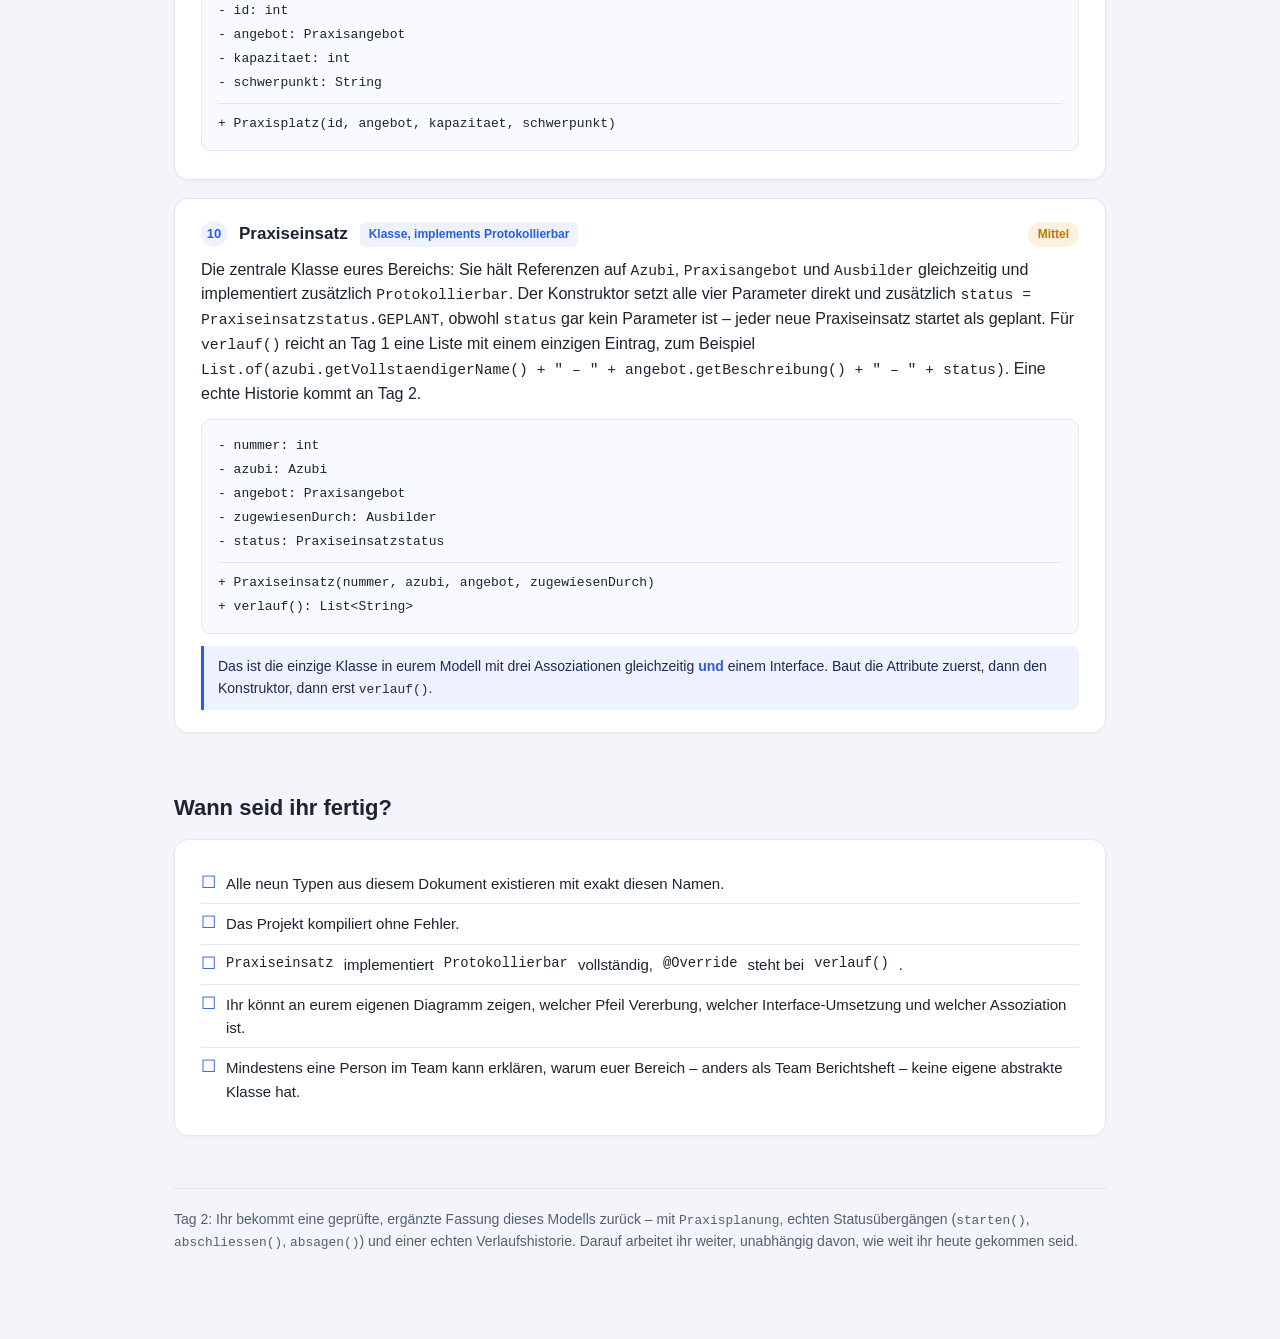
<file: tag1-praxiseinsatz-ausfuehrlich.html>
<!DOCTYPE html>
<html lang="de">
<head>
<meta charset="UTF-8">
<title>Tag 1 · Team Praxiseinsatz (ausführliche Version)</title>
<meta name="viewport" content="width=device-width, initial-scale=1">
<style>
  :root{
    --accent:#2D5BE3; --accent-soft:#EEF2FF; --ink:#1B2430; --muted:#526070;
    --bg:#F3F5FA; --card:#FFFFFF; --line:#E1E7F2;
    --easy:#1a8754; --easy-bg:#e8f6ee;
    --mid:#b6790a; --mid-bg:#fdf1de;
  }
  *{box-sizing:border-box}
  body{margin:0;background:var(--bg);color:var(--ink);
    font-family:-apple-system,BlinkMacSystemFont,"Segoe UI",Roboto,Helvetica,Arial,sans-serif;
    line-height:1.55;}
  .page{max-width:980px;margin:0 auto;padding:40px 24px 90px}
  code, .mono{font-family:Menlo,Consolas,monospace;font-size:0.92em}
  header{margin-bottom:36px}
  .badge{display:inline-block;background:var(--accent);color:#fff;font-weight:600;
    font-size:13px;letter-spacing:.02em;padding:5px 14px;border-radius:999px;margin-bottom:14px}
  .badge.note{background:#8A94A6}
  h1{font-size:32px;margin:0 0 12px;letter-spacing:-0.01em}
  .lead{font-size:17px;color:var(--muted);max-width:760px}
  h2{font-size:22px;margin:0 0 14px;padding-top:6px}
  h3{font-size:17px;margin:0}
  section{margin-bottom:52px}
  .card{background:var(--card);border:1px solid var(--line);border-radius:14px;
    padding:24px 26px;box-shadow:0 1px 3px rgba(20,30,60,.04)}
  .diagram{background:var(--card);border:1px solid var(--line);border-radius:14px;
    padding:18px;margin:18px 0 26px;overflow-x:auto}
  .diagram svg{display:block;min-width:640px}

  .legend{display:flex;flex-direction:column;gap:10px;margin-top:14px}
  .legend-row{display:flex;align-items:center;gap:14px;font-size:14.5px;color:var(--ink)}
  .legend-line{position:relative;width:64px;height:0;border-top:2px solid var(--muted);flex:none}
  .legend-line.dashed{border-top-style:dashed}
  .legend-line::after{content:'▷';position:absolute;right:-11px;top:-9px;color:var(--muted);font-size:15px;background:var(--card)}
  .legend-line.arrow::after{content:'›';font-weight:700;top:-11px}

  .stepcard{background:var(--card);border:1px solid var(--line);border-radius:14px;
    padding:22px 26px;margin-bottom:18px;box-shadow:0 1px 3px rgba(20,30,60,.04)}
  .stepcard-head{display:flex;align-items:center;gap:12px;margin-bottom:10px;flex-wrap:wrap}
  .stepnum{display:inline-flex;align-items:center;justify-content:center;width:26px;height:26px;
    border-radius:50%;background:var(--accent-soft);color:var(--accent);font-weight:700;font-size:13px;flex:none}
  .kind{font-size:12px;font-weight:600;padding:3px 9px;border-radius:6px;background:var(--accent-soft);color:var(--accent)}
  .diff{margin-left:auto;font-size:12px;font-weight:700;padding:3px 10px;border-radius:999px}
  .diff.easy{background:var(--easy-bg);color:var(--easy)}
  .diff.mid{background:var(--mid-bg);color:var(--mid)}
  .stepcard p{margin:8px 0}
  .members{background:#F8FAFF;border:1px solid var(--line);border-radius:10px;padding:14px 16px;margin:12px 0 6px}
  .members .row{font-family:Menlo,Consolas,monospace;font-size:13px;color:var(--ink);padding:2px 0}
  .members .sep{border:none;border-top:1px solid var(--line);margin:8px 0}
  .members .abstract{font-style:italic}
  .note{background:var(--accent-soft);border-left:3px solid var(--accent);border-radius:0 8px 8px 0;
    padding:10px 14px;margin-top:12px;font-size:14px;color:#1c2b52}
  .note b{color:var(--accent)}

  .checklist{list-style:none;padding:0;margin:0}
  .checklist li{display:flex;gap:10px;padding:8px 0;border-bottom:1px solid var(--line);font-size:15px}
  .checklist li:last-child{border-bottom:none}
  .checklist li::before{content:'☐';color:var(--accent);font-size:17px;line-height:1.3}

  footer{color:var(--muted);font-size:14px;border-top:1px solid var(--line);padding-top:20px;margin-top:40px}
</style>
</head>
<body>
<div class="page">

  <span class="badge note">Archiv – ausführliche Fassung vor der Kürzung, nur zum Vergleich</span>

  <header>
    <span class="badge">Tag 1 · Team Praxiseinsatz</span>
    <h1>Euer Auftrag: das Praxiseinsatz-Modell</h1>
    <p class="lead">AzubiHub ist das Ausbildungsportal, an dem ihr mitbaut. Euer Team ist heute für alles zuständig,
      was mit der Planung von Praxiseinsätzen zu tun hat: Abteilungen, Praxisangebote, Praxisplätze und die konkrete
      Zuweisung eines Azubis. Ihr bekommt kein fertiges Gerüst. Ihr lest ein Klassendiagramm und baut daraus selbst
      Klassen und ein Interface – Schritt für Schritt, in der Reihenfolge dieses Dokuments.</p>
  </header>

  <section>
    <h2>Bevor ihr anfangt: zwei Pfeile, die ihr auseinanderhalten müsst</h2>
    <div class="card">
      <p>Im Diagramm unten kommen zwei Pfeilarten mit einem hohlen Dreieck vor. Sie sehen ähnlich aus, bedeuten aber
        etwas komplett anderes:</p>
      <div class="legend">
        <div class="legend-row"><span class="legend-line"></span>
          <span><b>Vererbung</b> (<code>extends</code>) – die Unterklasse erbt alle Attribute und Methoden der Oberklasse
          und kann sie ergänzen oder überschreiben.</span></div>
        <div class="legend-row"><span class="legend-line dashed"></span>
          <span><b>Interface-Umsetzung</b> (<code>implements</code>) – die Klasse verspricht, alle Methoden des
          Interfaces bereitzustellen. Sie erbt dabei nichts.</span></div>
        <div class="legend-row"><span class="legend-line arrow"></span>
          <span><b>Assoziation</b> – die Klasse hält eine Referenz auf eine andere Klasse als Attribut.</span></div>
      </div>
    </div>
  </section>

  <section>
    <h2>Teil 1 – Die Basis: Person, Azubi, Ausbilder, Bpu</h2>
    <p>Diesen Teil baut ihr gemeinsam mit Team Berichtsheft nach demselben Diagramm. Beide Teams brauchen dieselbe
      Grundlage, deshalb bauen beide sie einmal selbst durch.</p>
    <div class="diagram">
<svg viewBox='0 0 1366.8 419' xmlns='http://www.w3.org/2000/svg' style='width:100%;height:auto;background:#F7F9FC;border-radius:12px'>
<defs>
  <marker id='tri' markerWidth='16' markerHeight='14' refX='15' refY='7' orient='auto'>
    <path d='M1,1 L15,7 L1,13 Z' fill='white' stroke='#526070' stroke-width='1.2'/>
  </marker>
  <marker id='arrow' markerWidth='10' markerHeight='10' refX='8' refY='5' orient='auto'>
    <path d='M1,1 L8,5 L1,9' fill='none' stroke='#526070' stroke-width='1.3'/>
  </marker>
</defs>
<polyline points='209.6,248 683.4,178' fill='none' stroke='#526070' stroke-width='1.3'  marker-end='url(#tri)'/>
<polyline points='566.0,248 683.4,178' fill='none' stroke='#526070' stroke-width='1.3'  marker-end='url(#tri)'/>
<polyline points='914.8,248 683.4,178' fill='none' stroke='#526070' stroke-width='1.3'  marker-end='url(#tri)'/>
<polyline points='379.2,318.5 748.0,318.5 1116.8,298.5' fill='none' stroke='#526070' stroke-width='1.3'  marker-end='url(#arrow)'/>
<rect x='510.0' y='20' width='346.8' height='158' fill='#FFFFFF' stroke='#2D5BE3' stroke-width='1.4' rx='3'/>
<text x='683.4' y='37' text-anchor='middle' font-family='Menlo, Consolas, monospace' font-size='13.5' font-weight='700' font-style='italic' fill='#1B2430'>Person</text>
<line x1='510.0' y1='50' x2='856.8' y2='50' stroke='#2D5BE3' stroke-width='1'/>
<text x='520.0' y='60' font-family='Menlo, Consolas, monospace' font-size='12.5' fill='#1B2430'>- personalnummer: int</text>
<text x='520.0' y='77' font-family='Menlo, Consolas, monospace' font-size='12.5' fill='#1B2430'>- vorname: String</text>
<text x='520.0' y='94' font-family='Menlo, Consolas, monospace' font-size='12.5' fill='#1B2430'>- nachname: String</text>
<line x1='510.0' y1='107' x2='856.8' y2='107' stroke='#2D5BE3' stroke-width='1'/>
<text x='520.0' y='117' font-family='Menlo, Consolas, monospace' font-size='12.5'  fill='#1B2430'>+ Person(personalnummer, vorname, nachname)</text>
<text x='520.0' y='134' font-family='Menlo, Consolas, monospace' font-size='12.5'  fill='#1B2430'>+ getVollstaendigerName(): String</text>
<text x='520.0' y='151' font-family='Menlo, Consolas, monospace' font-size='12.5' font-style='italic' fill='#1B2430'>+ getRollenbezeichnung(): String</text>
<rect x='40' y='248' width='339.2' height='141' fill='#FFFFFF' stroke='#2D5BE3' stroke-width='1.4' rx='3'/>
<text x='209.6' y='265' text-anchor='middle' font-family='Menlo, Consolas, monospace' font-size='13.5' font-weight='700'  fill='#1B2430'>Azubi</text>
<line x1='40' y1='278' x2='379.2' y2='278' stroke='#2D5BE3' stroke-width='1'/>
<text x='50' y='288' font-family='Menlo, Consolas, monospace' font-size='12.5' fill='#1B2430'>- ausbildungsjahr: int</text>
<text x='50' y='305' font-family='Menlo, Consolas, monospace' font-size='12.5' fill='#1B2430'>- fachrichtung: Fachrichtung</text>
<line x1='40' y1='318' x2='379.2' y2='318' stroke='#2D5BE3' stroke-width='1'/>
<text x='50' y='328' font-family='Menlo, Consolas, monospace' font-size='12.5'  fill='#1B2430'>+ Azubi(personalnummer, vorname, nachname,</text>
<text x='50' y='345' font-family='Menlo, Consolas, monospace' font-size='12.5'  fill='#1B2430'>     ausbildungsjahr, fachrichtung)</text>
<text x='50' y='362' font-family='Menlo, Consolas, monospace' font-size='12.5'  fill='#1B2430'>+ getRollenbezeichnung(): String</text>
<rect x='419.2' y='248' width='293.59999999999997' height='101' fill='#FFFFFF' stroke='#2D5BE3' stroke-width='1.4' rx='3'/>
<text x='566.0' y='265' text-anchor='middle' font-family='Menlo, Consolas, monospace' font-size='13.5' font-weight='700'  fill='#1B2430'>Ausbilder</text>
<line x1='419.2' y1='278' x2='712.8' y2='278' stroke='#2D5BE3' stroke-width='1'/>
<text x='429.2' y='288' font-family='Menlo, Consolas, monospace' font-size='12.5'  fill='#1B2430'>+ Ausbilder(personalnummer, vorname,</text>
<text x='429.2' y='305' font-family='Menlo, Consolas, monospace' font-size='12.5'  fill='#1B2430'>     nachname)</text>
<text x='429.2' y='322' font-family='Menlo, Consolas, monospace' font-size='12.5'  fill='#1B2430'>+ getRollenbezeichnung(): String</text>
<rect x='752.8' y='248' width='324.0' height='84' fill='#FFFFFF' stroke='#2D5BE3' stroke-width='1.4' rx='3'/>
<text x='914.8' y='265' text-anchor='middle' font-family='Menlo, Consolas, monospace' font-size='13.5' font-weight='700'  fill='#1B2430'>Bpu</text>
<line x1='752.8' y1='278' x2='1076.8' y2='278' stroke='#2D5BE3' stroke-width='1'/>
<text x='762.8' y='288' font-family='Menlo, Consolas, monospace' font-size='12.5'  fill='#1B2430'>+ Bpu(personalnummer, vorname, nachname)</text>
<text x='762.8' y='305' font-family='Menlo, Consolas, monospace' font-size='12.5'  fill='#1B2430'>+ getRollenbezeichnung(): String</text>
<rect x='1116.8' y='248' width='210' height='101' fill='#FFFFFF' stroke='#2D5BE3' stroke-width='1.4' rx='3'/>
<text x='1221.8' y='250' text-anchor='middle' font-family='Menlo, Consolas, monospace' font-size='12.5' fill='#526070'>&#171;enum&#187;</text>
<text x='1221.8' y='265' text-anchor='middle' font-family='Menlo, Consolas, monospace' font-size='13.5' font-weight='700'  fill='#1B2430'>Fachrichtung</text>
<line x1='1116.8' y1='278' x2='1326.8' y2='278' stroke='#2D5BE3' stroke-width='1'/>
<text x='1221.8' y='288' text-anchor='middle' font-family='Menlo, Consolas, monospace' font-size='12.5' fill='#1B2430'>ANWENDUNGSENTWICKLUNG</text>
<text x='1221.8' y='305' text-anchor='middle' font-family='Menlo, Consolas, monospace' font-size='12.5' fill='#1B2430'>SYSTEMINTEGRATION</text>
<text x='1221.8' y='322' text-anchor='middle' font-family='Menlo, Consolas, monospace' font-size='12.5' fill='#1B2430'>DATEN_UND_PROZESSANALYSE</text>
</svg>
    </div>

    <div class="stepcard">
      <div class="stepcard-head"><span class="stepnum">1</span><h3>Person</h3><span class="kind">Abstrakte Klasse</span><span class="diff easy">Leicht</span></div>
      <p>Legt die Klasse <code>Person</code> an und markiert sie als <code>abstract</code>. Es gibt in AzubiHub keine
        „Person ohne genauere Rolle" – jede echte Person ist Azubi, Ausbilder oder BPU. Der Konstruktor setzt alle
        drei Attribute direkt, ohne Prüfung. <code>getRollenbezeichnung()</code> bekommt keinen Rumpf, nur ein
        Semikolon nach der Signatur – sie ist <code>abstract</code>.</p>
      <div class="members">
        <div class="row">- personalnummer: int</div>
        <div class="row">- vorname: String</div>
        <div class="row">- nachname: String</div>
        <hr class="sep">
        <div class="row">+ Person(personalnummer, vorname, nachname)</div>
        <div class="row">+ getVollstaendigerName(): String</div>
        <div class="row abstract">{abstract} + getRollenbezeichnung(): String</div>
      </div>
      <div class="note">Eine abstrakte Methode hat keinen Rumpf. Genau das zwingt jede Unterklasse, eine eigene
        Antwort zu liefern – der Compiler lässt euch sonst nicht kompilieren.</div>
    </div>

    <div class="stepcard">
      <div class="stepcard-head"><span class="stepnum">2</span><h3>Azubi</h3><span class="kind">Klasse extends Person</span><span class="diff easy">Leicht</span></div>
      <p><code>Azubi</code> erbt von <code>Person</code>. Der Konstruktor nimmt zusätzlich <code>ausbildungsjahr</code>
        und <code>fachrichtung</code> entgegen und ruft als <b>erste Anweisung</b> <code>super(personalnummer, vorname,
        nachname)</code> auf. Überschreibt <code>getRollenbezeichnung()</code> so, dass sie <code>"Azubi"</code>
        zurückgibt. Das Enum <code>Fachrichtung</code> ist bereits vorgegeben, ihr müsst es nicht selbst bauen.</p>
      <div class="members">
        <div class="row">- ausbildungsjahr: int</div>
        <div class="row">- fachrichtung: Fachrichtung</div>
        <hr class="sep">
        <div class="row">+ Azubi(personalnummer, vorname, nachname, ausbildungsjahr, fachrichtung)</div>
        <div class="row">+ getRollenbezeichnung(): String</div>
      </div>
    </div>

    <div class="stepcard">
      <div class="stepcard-head"><span class="stepnum">3</span><h3>Ausbilder</h3><span class="kind">Klasse extends Person</span><span class="diff easy">Sehr leicht</span></div>
      <p><code>Ausbilder</code> erbt von <code>Person</code> und hat keine eigenen zusätzlichen Attribute. Der
        Konstruktor reicht alle drei Parameter einfach an <code>super(...)</code> weiter. Überschreibt
        <code>getRollenbezeichnung()</code> mit <code>"Ausbilder"</code>.</p>
      <div class="members">
        <div class="row">+ Ausbilder(personalnummer, vorname, nachname)</div>
        <div class="row">+ getRollenbezeichnung(): String</div>
      </div>
      <div class="note">Nicht jede Unterklasse braucht neue Attribute. Manchmal ist der einzige Unterschied, was
        <code>getRollenbezeichnung()</code> zurückgibt.</div>
    </div>

    <div class="stepcard">
      <div class="stepcard-head"><span class="stepnum">4</span><h3>Bpu</h3><span class="kind">Klasse extends Person</span><span class="diff easy">Sehr leicht</span></div>
      <p>Genau wie <code>Ausbilder</code>, nur dass <code>getRollenbezeichnung()</code> <code>"BPU"</code>
        zurückgibt. In eurem Bereich ist der BPU die zentrale Ansprechperson für jede Abteilung.</p>
      <div class="members">
        <div class="row">+ Bpu(personalnummer, vorname, nachname)</div>
        <div class="row">+ getRollenbezeichnung(): String</div>
      </div>
    </div>
  </section>

  <section>
    <h2>Teil 2 – Euer Modell: Praxiseinsätze</h2>
    <p>Ab hier baut ihr allein weiter, in eurem eigenen Package. Das Diagramm hat zwei Spalten: links die Klasse, die
      am Ende alles zusammenhält (<code>Praxiseinsatz</code>), rechts eine Kette aus drei Klassen, die
      aufeinander aufbauen (<code>Abteilung</code> → <code>Praxisangebot</code> → <code>Praxisplatz</code>). Baut die
      rechte Kette zuerst, dann <code>Praxiseinsatz</code> – dort braucht ihr <code>Praxisangebot</code> schon als
      Attributtyp.</p>
    <div class="diagram">
<svg viewBox='0 0 1144.4 835' xmlns='http://www.w3.org/2000/svg' style='width:100%;height:auto;background:#F7F9FC;border-radius:12px'>
<defs>
  <marker id='tri3' markerWidth='16' markerHeight='14' refX='15' refY='7' orient='auto'>
    <path d='M1,1 L15,7 L1,13 Z' fill='white' stroke='#526070' stroke-width='1.2'/>
  </marker>
  <marker id='arrow3' markerWidth='10' markerHeight='10' refX='8' refY='5' orient='auto'>
    <path d='M1,1 L8,5 L1,9' fill='none' stroke='#526070' stroke-width='1.3'/>
  </marker>
</defs>
<polyline points='205.0,208 170.0,183 170.0,87' fill='none' stroke='#526070' stroke-width='1.3' stroke-dasharray='6,4' marker-end='url(#tri3)'/>
<polyline points='205.0,208 490.0,183 490.0,138' fill='none' stroke='#526070' stroke-width='1.3'  marker-end='url(#arrow3)'/>
<polyline points='370,304.0 560.0,304.0 750,498.0' fill='none' stroke='#526070' stroke-width='1.3'  marker-end='url(#arrow3)'/>
<rect x='750' y='208' width='346.8' height='141' fill='#FFFFFF' stroke='#2D5BE3' stroke-width='1.4' rx='3'/>
<rect x='40' y='20' width='260' height='67' fill='#FFFFFF' stroke='#2D5BE3' stroke-width='1.4' rx='3'/>
<text x='170.0' y='22' text-anchor='middle' font-family='Menlo, Consolas, monospace' font-size='12.5' fill='#526070'>&#171;interface&#187;</text>
<text x='170.0' y='37' text-anchor='middle' font-family='Menlo, Consolas, monospace' font-size='13.5' font-weight='700'  fill='#1B2430'>Protokollierbar</text>
<line x1='40' y1='50' x2='300' y2='50' stroke='#2D5BE3' stroke-width='1'/>
<text x='50' y='60' font-family='Menlo, Consolas, monospace' font-size='12.5'  fill='#1B2430'>+ verlauf(): List&lt;String&gt;</text>
<rect x='360' y='20' width='260' height='118' fill='#FFFFFF' stroke='#2D5BE3' stroke-width='1.4' rx='3'/>
<text x='490.0' y='22' text-anchor='middle' font-family='Menlo, Consolas, monospace' font-size='12.5' fill='#526070'>&#171;enum&#187;</text>
<text x='490.0' y='37' text-anchor='middle' font-family='Menlo, Consolas, monospace' font-size='13.5' font-weight='700'  fill='#1B2430'>Praxiseinsatzstatus</text>
<line x1='360' y1='50' x2='620' y2='50' stroke='#2D5BE3' stroke-width='1'/>
<text x='490.0' y='60' text-anchor='middle' font-family='Menlo, Consolas, monospace' font-size='12.5' fill='#1B2430'>GEPLANT</text>
<text x='490.0' y='77' text-anchor='middle' font-family='Menlo, Consolas, monospace' font-size='12.5' fill='#1B2430'>LAUFEND</text>
<text x='490.0' y='94' text-anchor='middle' font-family='Menlo, Consolas, monospace' font-size='12.5' fill='#1B2430'>ABGESCHLOSSEN</text>
<text x='490.0' y='111' text-anchor='middle' font-family='Menlo, Consolas, monospace' font-size='12.5' fill='#1B2430'>ABGESAGT</text>
<rect x='40' y='208' width='330' height='192' fill='#FFFFFF' stroke='#2D5BE3' stroke-width='1.4' rx='3'/>
<text x='205.0' y='225' text-anchor='middle' font-family='Menlo, Consolas, monospace' font-size='13.5' font-weight='700'  fill='#1B2430'>Praxiseinsatz</text>
<line x1='40' y1='238' x2='370' y2='238' stroke='#2D5BE3' stroke-width='1'/>
<text x='50' y='248' font-family='Menlo, Consolas, monospace' font-size='12.5' fill='#1B2430'>- nummer: int</text>
<text x='50' y='265' font-family='Menlo, Consolas, monospace' font-size='12.5' fill='#1B2430'>- azubi: Azubi</text>
<text x='50' y='282' font-family='Menlo, Consolas, monospace' font-size='12.5' fill='#1B2430'>- angebot: Praxisangebot</text>
<text x='50' y='299' font-family='Menlo, Consolas, monospace' font-size='12.5' fill='#1B2430'>- zugewiesenDurch: Ausbilder</text>
<text x='50' y='316' font-family='Menlo, Consolas, monospace' font-size='12.5' fill='#1B2430'>- status: Praxiseinsatzstatus</text>
<line x1='40' y1='329' x2='370' y2='329' stroke='#2D5BE3' stroke-width='1'/>
<text x='50' y='339' font-family='Menlo, Consolas, monospace' font-size='12.5'  fill='#1B2430'>+ Praxiseinsatz(nummer, azubi, angebot,</text>
<text x='50' y='356' font-family='Menlo, Consolas, monospace' font-size='12.5'  fill='#1B2430'>     zugewiesenDurch)</text>
<text x='50' y='373' font-family='Menlo, Consolas, monospace' font-size='12.5'  fill='#1B2430'>+ verlauf(): List&lt;String&gt;</text>
<text x='923.4' y='225' text-anchor='middle' font-family='Menlo, Consolas, monospace' font-size='13.5' font-weight='700'  fill='#1B2430'>Abteilung</text>
<line x1='750' y1='238' x2='1096.8' y2='238' stroke='#2D5BE3' stroke-width='1'/>
<text x='760' y='248' font-family='Menlo, Consolas, monospace' font-size='12.5' fill='#1B2430'>- id: int</text>
<text x='760' y='265' font-family='Menlo, Consolas, monospace' font-size='12.5' fill='#1B2430'>- kuerzel: String</text>
<text x='760' y='282' font-family='Menlo, Consolas, monospace' font-size='12.5' fill='#1B2430'>- beschreibung: String</text>
<text x='760' y='299' font-family='Menlo, Consolas, monospace' font-size='12.5' fill='#1B2430'>- bpu: Bpu</text>
<line x1='750' y1='312' x2='1096.8' y2='312' stroke='#2D5BE3' stroke-width='1'/>
<text x='760' y='322' font-family='Menlo, Consolas, monospace' font-size='12.5'  fill='#1B2430'>+ Abteilung(id, kuerzel, beschreibung, bpu)</text>
<rect x='750' y='419' width='354.4' height='158' fill='#FFFFFF' stroke='#2D5BE3' stroke-width='1.4' rx='3'/>
<text x='927.2' y='436' text-anchor='middle' font-family='Menlo, Consolas, monospace' font-size='13.5' font-weight='700'  fill='#1B2430'>Praxisangebot</text>
<line x1='750' y1='449' x2='1104.4' y2='449' stroke='#2D5BE3' stroke-width='1'/>
<text x='760' y='459' font-family='Menlo, Consolas, monospace' font-size='12.5' fill='#1B2430'>- id: int</text>
<text x='760' y='476' font-family='Menlo, Consolas, monospace' font-size='12.5' fill='#1B2430'>- abteilung: Abteilung</text>
<text x='760' y='493' font-family='Menlo, Consolas, monospace' font-size='12.5' fill='#1B2430'>- beschreibung: String</text>
<text x='760' y='510' font-family='Menlo, Consolas, monospace' font-size='12.5' fill='#1B2430'>- vorausgesetztesAusbildungsjahr: int</text>
<line x1='750' y1='523' x2='1104.4' y2='523' stroke='#2D5BE3' stroke-width='1'/>
<text x='760' y='533' font-family='Menlo, Consolas, monospace' font-size='12.5'  fill='#1B2430'>+ Praxisangebot(id, abteilung, beschreibung,</text>
<text x='760' y='550' font-family='Menlo, Consolas, monospace' font-size='12.5'  fill='#1B2430'>     vorausgesetztesAusbildungsjahr)</text>
<rect x='750' y='647' width='308.8' height='158' fill='#FFFFFF' stroke='#2D5BE3' stroke-width='1.4' rx='3'/>
<text x='904.4' y='664' text-anchor='middle' font-family='Menlo, Consolas, monospace' font-size='13.5' font-weight='700'  fill='#1B2430'>Praxisplatz</text>
<line x1='750' y1='677' x2='1058.8' y2='677' stroke='#2D5BE3' stroke-width='1'/>
<text x='760' y='687' font-family='Menlo, Consolas, monospace' font-size='12.5' fill='#1B2430'>- id: int</text>
<text x='760' y='704' font-family='Menlo, Consolas, monospace' font-size='12.5' fill='#1B2430'>- angebot: Praxisangebot</text>
<text x='760' y='721' font-family='Menlo, Consolas, monospace' font-size='12.5' fill='#1B2430'>- kapazitaet: int</text>
<text x='760' y='738' font-family='Menlo, Consolas, monospace' font-size='12.5' fill='#1B2430'>- schwerpunkt: String</text>
<line x1='750' y1='751' x2='1058.8' y2='751' stroke='#2D5BE3' stroke-width='1'/>
<text x='760' y='761' font-family='Menlo, Consolas, monospace' font-size='12.5'  fill='#1B2430'>+ Praxisplatz(id, angebot, kapazitaet,</text>
<text x='760' y='778' font-family='Menlo, Consolas, monospace' font-size='12.5'  fill='#1B2430'>     schwerpunkt)</text>
</svg>
    </div>

    <div class="stepcard">
      <div class="stepcard-head"><span class="stepnum">5</span><h3>Praxiseinsatzstatus</h3><span class="kind">Enum</span><span class="diff easy">Leicht</span></div>
      <p>Legt das Enum <code>Praxiseinsatzstatus</code> mit genau vier Konstanten an.</p>
      <div class="members">
        <div class="row">GEPLANT</div>
        <div class="row">LAUFEND</div>
        <div class="row">ABGESCHLOSSEN</div>
        <div class="row">ABGESAGT</div>
      </div>
    </div>

    <div class="stepcard">
      <div class="stepcard-head"><span class="stepnum">6</span><h3>Protokollierbar</h3><span class="kind">Interface</span><span class="diff easy">Leicht</span></div>
      <p>Legt das Interface <code>Protokollierbar</code> mit genau einer Methode an. Jede Klasse, die dieses Interface
        implementiert, verspricht eine Methode <code>verlauf()</code>, die eine Liste mit lesbaren Text-Zeilen liefert.
        Team Berichtsheft baut in seinem Bereich dasselbe Interface. Später soll die Oberfläche darüber für zwei
        Klassen, die inhaltlich nichts miteinander zu tun haben, eine einheitliche „Verlauf"-Ansicht zeigen können.</p>
      <div class="members">
        <div class="row">+ verlauf(): List&lt;String&gt;</div>
      </div>
    </div>

    <div class="stepcard">
      <div class="stepcard-head"><span class="stepnum">7</span><h3>Abteilung</h3><span class="kind">Klasse</span><span class="diff easy">Leicht</span></div>
      <p>Eine ganz normale Klasse ohne Vererbung: Attribute, Konstruktor, Getter. Baut sie ohne
        Kürzel-Validierung – die Prüfung, ob <code>kuerzel</code> einem bestimmten Muster entspricht, kommt erst
        an Tag 2 dazu.</p>
      <div class="members">
        <div class="row">- id: int</div>
        <div class="row">- kuerzel: String</div>
        <div class="row">- beschreibung: String</div>
        <div class="row">- bpu: Bpu</div>
        <hr class="sep">
        <div class="row">+ Abteilung(id, kuerzel, beschreibung, bpu)</div>
      </div>
    </div>

    <div class="stepcard">
      <div class="stepcard-head"><span class="stepnum">8</span><h3>Praxisangebot</h3><span class="kind">Klasse</span><span class="diff easy">Leicht</span></div>
      <p>Hält als Attribut eine Referenz auf <code>Abteilung</code> – das ist die Assoziation im Diagramm, kein
        <code>extends</code>. Baut sie ohne den Fachrichtungs-Filter, den es in der echten Anwendung gibt – der
        kommt an Tag 2 dazu.</p>
      <div class="members">
        <div class="row">- id: int</div>
        <div class="row">- abteilung: Abteilung</div>
        <div class="row">- beschreibung: String</div>
        <div class="row">- vorausgesetztesAusbildungsjahr: int</div>
        <hr class="sep">
        <div class="row">+ Praxisangebot(id, abteilung, beschreibung, vorausgesetztesAusbildungsjahr)</div>
      </div>
    </div>

    <div class="stepcard">
      <div class="stepcard-head"><span class="stepnum">9</span><h3>Praxisplatz</h3><span class="kind">Klasse</span><span class="diff easy">Leicht</span></div>
      <p>Hält als Attribut eine Referenz auf <code>Praxisangebot</code>. Damit habt ihr die Kette
        <code>Abteilung</code> → <code>Praxisangebot</code> → <code>Praxisplatz</code> komplett.</p>
      <div class="members">
        <div class="row">- id: int</div>
        <div class="row">- angebot: Praxisangebot</div>
        <div class="row">- kapazitaet: int</div>
        <div class="row">- schwerpunkt: String</div>
        <hr class="sep">
        <div class="row">+ Praxisplatz(id, angebot, kapazitaet, schwerpunkt)</div>
      </div>
    </div>

    <div class="stepcard">
      <div class="stepcard-head"><span class="stepnum">10</span><h3>Praxiseinsatz</h3><span class="kind">Klasse, implements Protokollierbar</span><span class="diff mid">Mittel</span></div>
      <p>Die zentrale Klasse eures Bereichs: Sie hält Referenzen auf <code>Azubi</code>, <code>Praxisangebot</code>
        und <code>Ausbilder</code> gleichzeitig und implementiert zusätzlich <code>Protokollierbar</code>. Der
        Konstruktor setzt alle vier Parameter direkt und zusätzlich <code>status =
        Praxiseinsatzstatus.GEPLANT</code>, obwohl <code>status</code> gar kein Parameter ist – jeder neue
        Praxiseinsatz startet als geplant. Für <code>verlauf()</code> reicht an Tag 1 eine Liste mit einem einzigen
        Eintrag, zum Beispiel <code>List.of(azubi.getVollstaendigerName() + " – " + angebot.getBeschreibung() + " – "
        + status)</code>. Eine echte Historie kommt an Tag 2.</p>
      <div class="members">
        <div class="row">- nummer: int</div>
        <div class="row">- azubi: Azubi</div>
        <div class="row">- angebot: Praxisangebot</div>
        <div class="row">- zugewiesenDurch: Ausbilder</div>
        <div class="row">- status: Praxiseinsatzstatus</div>
        <hr class="sep">
        <div class="row">+ Praxiseinsatz(nummer, azubi, angebot, zugewiesenDurch)</div>
        <div class="row">+ verlauf(): List&lt;String&gt;</div>
      </div>
      <div class="note">Das ist die einzige Klasse in eurem Modell mit drei Assoziationen gleichzeitig <b>und</b>
        einem Interface. Baut die Attribute zuerst, dann den Konstruktor, dann erst <code>verlauf()</code>.</div>
    </div>
  </section>

  <section>
    <h2>Wann seid ihr fertig?</h2>
    <div class="card">
      <ul class="checklist">
        <li>Alle neun Typen aus diesem Dokument existieren mit exakt diesen Namen.</li>
        <li>Das Projekt kompiliert ohne Fehler.</li>
        <li><code>Praxiseinsatz</code> implementiert <code>Protokollierbar</code> vollständig, <code>@Override</code>
          steht bei <code>verlauf()</code>.</li>
        <li>Ihr könnt an eurem eigenen Diagramm zeigen, welcher Pfeil Vererbung, welcher Interface-Umsetzung und
          welcher Assoziation ist.</li>
        <li>Mindestens eine Person im Team kann erklären, warum euer Bereich – anders als Team Berichtsheft – keine
          eigene abstrakte Klasse hat.</li>
      </ul>
    </div>
  </section>

  <footer>Tag 2: Ihr bekommt eine geprüfte, ergänzte Fassung dieses Modells zurück – mit
    <code>Praxisplanung</code>, echten Statusübergängen (<code>starten()</code>, <code>abschliessen()</code>,
    <code>absagen()</code>) und einer echten Verlaufshistorie. Darauf arbeitet ihr weiter, unabhängig davon, wie weit
    ihr heute gekommen seid.</footer>

</div>
</body>
</html>
</file>
<file: styles.css>
:root {
  --bg: #f5f7fb;
  --surface: #ffffff;
  --surface-soft: #eef3f7;
  --text: #17202a;
  --muted: #607080;
  --line: #d7e0e8;
  --accent: #0f766e;
  --accent-strong: #0b5f59;
  --accent-soft: #d9f2ee;
  --warn: #a85510;
  --error: #b42318;
  --ok: #16794c;
  --code-bg: #18212f;
  --code-text: #ecf4ff;
  --focus: #2563eb;
}

* {
  box-sizing: border-box;
}

body {
  margin: 0;
  min-height: 100vh;
  background: var(--bg);
  color: var(--text);
  font-family: Inter, ui-sans-serif, system-ui, -apple-system, BlinkMacSystemFont, "Segoe UI", sans-serif;
  font-size: 16px;
  line-height: 1.5;
  letter-spacing: 0;
}

button,
input,
select,
textarea {
  font: inherit;
}

button {
  cursor: pointer;
}

button:focus-visible,
input:focus-visible {
  outline: 3px solid rgba(37, 99, 235, 0.35);
  outline-offset: 2px;
}

.app-shell {
  display: grid;
  grid-template-columns: 310px minmax(0, 1fr);
  min-height: 100vh;
}

.sidebar {
  background: #17202a;
  color: #f9fbfd;
  padding: 24px 18px;
  display: flex;
  flex-direction: column;
  gap: 24px;
}

.brand-block {
  display: grid;
  grid-template-columns: 48px minmax(0, 1fr);
  gap: 12px;
  align-items: center;
}

.brand-mark {
  width: 48px;
  height: 48px;
  display: grid;
  place-items: center;
  border-radius: 8px;
  background: #f59e0b;
  color: #17202a;
  font-weight: 800;
  font-size: 24px;
}

.brand-block h1 {
  margin: 0;
  font-size: 18px;
  line-height: 1.2;
}

.module-nav {
  display: grid;
  gap: 8px;
}

.track-label {
  margin: 10px 2px 2px;
  color: #c7d2df;
  font-size: 12px;
  font-weight: 900;
  letter-spacing: 0.04em;
  text-transform: uppercase;
}

.module-button {
  width: 100%;
  min-height: 64px;
  border: 1px solid rgba(255, 255, 255, 0.12);
  border-radius: 8px;
  background: rgba(255, 255, 255, 0.06);
  color: #f9fbfd;
  padding: 10px;
  text-align: left;
  display: grid;
  grid-template-columns: 34px minmax(0, 1fr);
  gap: 10px;
  align-items: center;
}

.module-button:hover,
.module-button.active {
  background: rgba(255, 255, 255, 0.14);
  border-color: rgba(255, 255, 255, 0.28);
}

.task-nav-button {
  margin-top: 16px;
  border-color: rgba(245, 158, 11, 0.65);
  background: rgba(245, 158, 11, 0.16);
}

.task-nav-button .module-number {
  background: #f59e0b;
  color: #17202a;
}

.task-nav-button:hover,
.task-nav-button.active {
  border-color: rgba(245, 158, 11, 0.95);
  background: rgba(245, 158, 11, 0.28);
}

.module-number {
  width: 34px;
  height: 34px;
  border-radius: 8px;
  background: rgba(255, 255, 255, 0.16);
  display: grid;
  place-items: center;
  font-weight: 700;
}

.module-title {
  display: block;
  font-weight: 700;
}

.module-subtitle {
  display: block;
  color: #c7d2df;
  font-size: 13px;
  margin-top: 2px;
}

.content {
  padding: 28px;
  min-width: 0;
}

.topbar {
  display: flex;
  align-items: flex-start;
  justify-content: space-between;
  gap: 20px;
  margin-bottom: 20px;
}

.topbar h2 {
  margin: 0;
  font-size: 28px;
  line-height: 1.2;
}

.secondary-button,
.primary-button {
  min-height: 38px;
  border-radius: 8px;
  padding: 8px 12px;
  border: 1px solid var(--line);
}

.secondary-button {
  background: var(--surface);
  color: var(--text);
}

.primary-button {
  background: var(--accent);
  color: #fff;
  border-color: var(--accent);
}

.secondary-button:hover {
  background: var(--surface-soft);
}

.secondary-button.active {
  border-color: var(--accent);
  background: var(--accent-soft);
  color: var(--accent-strong);
}

.primary-button:hover {
  background: var(--accent-strong);
}

.module-layout {
  display: grid;
  grid-template-columns: minmax(0, 1fr);
  gap: 22px;
  align-items: start;
}

.lesson-column,
.activity-column {
  display: grid;
  gap: 18px;
}

.section-block,
.activity-card {
  background: var(--surface);
  border: 1px solid var(--line);
  border-radius: 8px;
  padding: 18px;
}

.section-block h3,
.activity-card h3 {
  margin: 0 0 12px;
  font-size: 18px;
}

.section-block h4 {
  margin: 18px 0 6px;
  font-size: 16px;
}

.section-block p,
.activity-card p {
  margin: 0 0 12px;
}

.concept-list {
  margin: 0;
  padding-left: 20px;
}

.concept-list li {
  margin: 6px 0;
}

.home-intro {
  max-width: 760px;
  color: #24313d;
}

.home-intro p {
  margin: 0 0 16px;
}

.track-grid {
  display: grid;
  gap: 12px;
}

.track-card {
  width: 100%;
  display: grid;
  gap: 6px;
  border: 1px solid var(--line);
  border-left: 4px solid var(--accent);
  border-radius: 8px;
  padding: 16px;
  background: #ffffff;
  color: var(--text);
  text-align: left;
}

.track-card:hover {
  background: var(--surface-soft);
  border-color: #9accc3;
}

.track-card-kicker,
.track-card-title,
.track-card-description {
  display: block;
}

.track-card-kicker {
  color: var(--accent-strong);
  font-size: 12px;
  font-weight: 900;
  text-transform: uppercase;
}

.track-card-title {
  font-size: 20px;
  font-weight: 900;
}

.track-card-description {
  color: #24313d;
}

.code-runner {
  display: grid;
  grid-template-columns: 40px minmax(0, 1fr);
  max-width: 100%;
  overflow: hidden;
  border-radius: 8px;
  background: var(--code-bg);
}

.code-gutter {
  display: flex;
  align-items: flex-start;
  justify-content: center;
  padding-top: 10px;
  background: #111827;
  border-right: 1px solid rgba(255, 255, 255, 0.08);
}

.run-icon-button,
.run-icon-placeholder {
  width: 24px;
  height: 24px;
  display: grid;
  place-items: center;
  border-radius: 999px;
  font-size: 12px;
  line-height: 1;
}

.run-icon-button {
  border: 1px solid #45d483;
  background: #123524;
  color: #6ee7a8;
  padding-left: 2px;
}

.run-icon-button:hover,
.run-icon-button.active {
  background: #166534;
  color: #ecfdf5;
}

.run-icon-placeholder {
  color: #466174;
  border: 1px solid #334155;
}

.muted-gutter {
  background: #141d2a;
}

.code-block {
  background: var(--code-bg);
  color: var(--code-text);
  border-radius: 0;
  padding: 14px;
  max-width: 100%;
  overflow-x: auto;
  font-family: "SFMono-Regular", Consolas, "Liberation Mono", Menlo, monospace;
  font-size: 14px;
  line-height: 1.55;
  white-space: pre;
  margin: 0;
}

.fake-output {
  margin-top: 10px;
  border: 1px solid #c6d3df;
  border-radius: 8px;
  background: #111827;
  color: #d1fae5;
  overflow: hidden;
}

.fake-output-label {
  padding: 7px 10px;
  background: #24313d;
  color: #e5edf5;
  font-size: 13px;
  font-weight: 800;
}

.fake-output pre {
  margin: 0;
  padding: 12px;
  overflow-x: auto;
  font-family: "SFMono-Regular", Consolas, "Liberation Mono", Menlo, monospace;
  font-size: 14px;
  line-height: 1.5;
  white-space: pre-wrap;
}

.quiz-code {
  margin-top: 10px;
}

.example-context {
  display: grid;
  grid-template-columns: minmax(220px, 0.75fr) minmax(0, 1.25fr);
  gap: 18px;
  align-items: center;
  margin-bottom: 18px;
  padding: 14px;
  border: 1px solid #b8d9d4;
  border-radius: 8px;
  background: #f0fbf8;
}

.group-overview {
  overflow: hidden;
  border: 1px solid #9accc3;
  border-radius: 8px;
  background: #ffffff;
  box-shadow: 0 10px 22px rgba(23, 32, 42, 0.1);
}

.group-overview-header {
  padding: 14px;
  background: #0f766e;
  color: #ffffff;
}

.group-overview-header span,
.group-overview-header strong {
  display: block;
}

.group-overview-header span {
  font-size: 24px;
  font-weight: 900;
}

.group-overview-header strong {
  margin-top: 2px;
  font-size: 13px;
}

.group-overview-list {
  display: grid;
  gap: 8px;
  padding: 12px;
}

.group-overview-list span {
  display: block;
  padding: 8px 10px;
  border-radius: 6px;
  background: #eef3f7;
  color: var(--text);
  font-weight: 800;
}

.example-context h4 {
  margin: 0 0 6px;
  color: var(--accent-strong);
}

.example-context p {
  margin: 0 0 12px;
}

.group-field-list {
  display: grid;
  grid-template-columns: repeat(2, minmax(0, 1fr));
  gap: 8px 14px;
  margin: 0;
}

.group-field-list div {
  min-width: 0;
}

.group-field-list dt {
  color: var(--muted);
  font-size: 12px;
  font-weight: 800;
  text-transform: uppercase;
}

.group-field-list dd {
  margin: 2px 0 0;
  color: var(--text);
  font-weight: 800;
  overflow-wrap: anywhere;
}

.example-grid {
  display: grid;
  gap: 12px;
}

.example-item {
  border-left: 4px solid var(--accent);
  padding-left: 12px;
}

.info-box {
  margin-top: 10px;
  border: 1px solid #b8d9d4;
  border-radius: 8px;
  background: #f0fbf8;
  overflow: hidden;
}

.info-box summary {
  cursor: pointer;
  padding: 10px 12px;
  font-weight: 800;
  color: var(--accent-strong);
}

.info-box-content {
  padding: 0 12px 12px;
  color: #24313d;
}

.info-box-content p {
  margin: 8px 0;
}

.task-page-intro {
  max-width: 920px;
  margin-bottom: 18px;
  color: #24313d;
}

.task-page-intro p {
  margin: 0 0 10px;
}

.task-list {
  display: grid;
  gap: 14px;
}

.implementation-task {
  border: 1px solid var(--line);
  border-left: 4px solid #f59e0b;
  border-radius: 8px;
  padding: 16px;
  background: #ffffff;
}

.task-header {
  display: flex;
  justify-content: space-between;
  gap: 16px;
  align-items: flex-start;
  margin-bottom: 10px;
}

.task-index {
  display: block;
  margin-bottom: 4px;
  color: #a85510;
  font-size: 12px;
  font-weight: 900;
  text-transform: uppercase;
}

.implementation-task h4 {
  margin: 0;
  font-size: 18px;
}

.implementation-task h5 {
  margin: 0 0 8px;
  font-size: 14px;
  color: var(--muted);
  text-transform: uppercase;
}

.task-meta {
  display: flex;
  gap: 6px;
  flex-wrap: wrap;
  justify-content: flex-end;
}

.task-meta span {
  display: inline-flex;
  min-height: 28px;
  align-items: center;
  border: 1px solid #f1c27d;
  border-radius: 999px;
  padding: 4px 9px;
  background: #fff7ed;
  color: #8a4b0f;
  font-size: 12px;
  font-weight: 800;
}

.task-section {
  margin-top: 12px;
}

.task-section ul {
  margin: 0;
  padding-left: 20px;
}

.task-section li {
  margin: 5px 0;
}

.task-concept {
  margin-top: 12px;
  border: 1px solid #b8d9d4;
  border-radius: 8px;
  background: #f0fbf8;
  overflow: hidden;
}

.task-concept summary {
  cursor: pointer;
  padding: 10px 12px;
  font-weight: 900;
  color: var(--accent-strong);
}

.task-concept-body {
  display: grid;
  gap: 10px;
  padding: 0 12px 12px;
}

.task-concept-body p {
  margin: 0;
}

.expected-output {
  margin-top: 12px;
  border: 1px solid #c6d3df;
  border-radius: 8px;
  background: #111827;
  color: #d1fae5;
  overflow: hidden;
}

.expected-output pre {
  margin: 0;
  padding: 12px;
  overflow-x: auto;
  font-family: "SFMono-Regular", Consolas, "Liberation Mono", Menlo, monospace;
  font-size: 14px;
  line-height: 1.5;
  white-space: pre-wrap;
}

.glossary-term {
  position: relative;
  display: inline-flex;
  border-bottom: 2px dotted var(--accent);
  color: var(--accent-strong);
  font-weight: 700;
  cursor: help;
  white-space: nowrap;
}

.glossary-popup {
  position: absolute;
  left: 0;
  bottom: calc(100% + 8px);
  z-index: 30;
  width: min(280px, 80vw);
  padding: 10px 12px;
  border: 1px solid #b8d9d4;
  border-radius: 8px;
  background: #ffffff;
  color: var(--text);
  box-shadow: 0 12px 28px rgba(23, 32, 42, 0.18);
  opacity: 0;
  transform: translateY(4px);
  pointer-events: none;
  transition: opacity 120ms ease, transform 120ms ease;
  white-space: normal;
  font-family: Inter, ui-sans-serif, system-ui, -apple-system, BlinkMacSystemFont, "Segoe UI", sans-serif;
  font-size: 14px;
  line-height: 1.4;
}

.glossary-popup strong,
.glossary-popup span {
  display: block;
}

.glossary-popup strong {
  margin-bottom: 4px;
  color: var(--accent-strong);
}

.glossary-term:hover .glossary-popup,
.glossary-term:focus .glossary-popup {
  opacity: 1;
  transform: translateY(0);
}

.activity-heading {
  display: flex;
  align-items: center;
  justify-content: space-between;
  gap: 12px;
}

.quiz-question + .quiz-question {
  margin-top: 24px;
  padding-top: 22px;
  border-top: 1px solid var(--line);
}

.quiz-options {
  display: grid;
  gap: 8px;
  margin: 14px 0;
}

.choice-button {
  width: 100%;
  border: 1px solid var(--line);
  border-radius: 8px;
  padding: 10px;
  background: #fff;
  color: var(--text);
  text-align: left;
}

.choice-button:hover {
  background: var(--surface-soft);
}

.choice-button.correct {
  border-color: #74c69d;
  background: #e9f8ef;
  box-shadow: inset 4px 0 0 #16794c;
}

.choice-button.incorrect {
  border-color: #f1a39d;
  border-style: dashed;
  background: repeating-linear-gradient(
    135deg,
    #fff0ee,
    #fff0ee 10px,
    #ffe3df 10px,
    #ffe3df 20px
  );
}

.choice-button.correct::before {
  content: "Richtig: ";
  font-weight: 900;
}

.choice-button.incorrect::before {
  content: "Prüfen: ";
  font-weight: 900;
}

.feedback {
  min-height: 24px;
  margin-bottom: 6px;
  color: var(--muted);
  font-weight: 700;
}

.feedback.ok {
  color: var(--ok);
}

.feedback.error {
  color: var(--error);
}

.feedback.ok::before {
  content: "OK: ";
}

.feedback.error::before {
  content: "! ";
}

.completion {
  display: grid;
  gap: 12px;
}

.completion-code {
  background: var(--code-bg);
  color: var(--code-text);
  border-radius: 8px;
  padding: 14px;
  max-width: 100%;
  overflow-x: auto;
  font-family: "SFMono-Regular", Consolas, "Liberation Mono", Menlo, monospace;
  font-size: 14px;
  line-height: 1.7;
  white-space: pre-wrap;
  overflow-wrap: anywhere;
}

.blank-input {
  min-width: 120px;
  max-width: 220px;
  height: 32px;
  border: 1px solid #88a2b6;
  border-radius: 6px;
  padding: 4px 8px;
  background: #f8fbff;
  color: #111827;
  font-family: inherit;
}

.blank-input.correct {
  border-color: #22c55e;
  box-shadow: inset 0 -4px 0 #bbf7d0;
  background: #eafaf0;
}

.blank-input.incorrect {
  border-color: #ef4444;
  border-style: dashed;
  background: repeating-linear-gradient(
    135deg,
    #fff1f1,
    #fff1f1 8px,
    #ffe4e4 8px,
    #ffe4e4 16px
  );
}

.glossary-search {
  display: grid;
  gap: 8px;
  margin-bottom: 14px;
}

.glossary-search label {
  color: var(--muted);
  font-size: 13px;
  font-weight: 800;
}

.glossary-search input {
  width: 100%;
  min-height: 42px;
  border: 1px solid var(--line);
  border-radius: 8px;
  padding: 8px 12px;
  background: #ffffff;
  color: var(--text);
}

.glossary-table {
  display: grid;
  gap: 0;
  overflow: hidden;
  border: 1px solid var(--line);
  border-radius: 8px;
  background: #ffffff;
}

.glossary-table-header,
.glossary-row {
  display: grid;
  grid-template-columns: minmax(180px, 0.8fr) minmax(0, 2.4fr);
  column-gap: 18px;
  align-items: start;
}

.glossary-table-header {
  padding: 10px 14px;
  background: #eef3f7;
  color: var(--muted);
  font-size: 13px;
  font-weight: 800;
}

.glossary-row {
  padding: 14px;
  border-top: 1px solid var(--line);
}

.glossary-row h4 {
  margin: 0;
  color: var(--accent-strong);
  font-size: 16px;
  overflow-wrap: anywhere;
}

.glossary-row p {
  margin: 0;
  min-width: 0;
}

.glossary-row mark {
  border-radius: 4px;
  padding: 0 2px;
  background: #fef3c7;
  color: inherit;
}

.empty-state {
  margin: 0;
  padding: 14px;
  color: var(--muted);
}

@media (max-width: 1080px) {
  .app-shell {
    grid-template-columns: 1fr;
  }

  .sidebar {
    min-height: auto;
  }

  .module-layout {
    grid-template-columns: 1fr;
  }

  .module-nav {
    grid-template-columns: repeat(3, minmax(0, 1fr));
  }
}

@media (max-width: 720px) {
  .content {
    padding: 18px;
  }

  .topbar {
    display: grid;
  }

  .module-nav {
    grid-template-columns: 1fr;
  }

  .blank-input {
    width: 100%;
    max-width: none;
  }

  .completion-code {
    display: grid;
    gap: 6px;
  }
}
</file>
